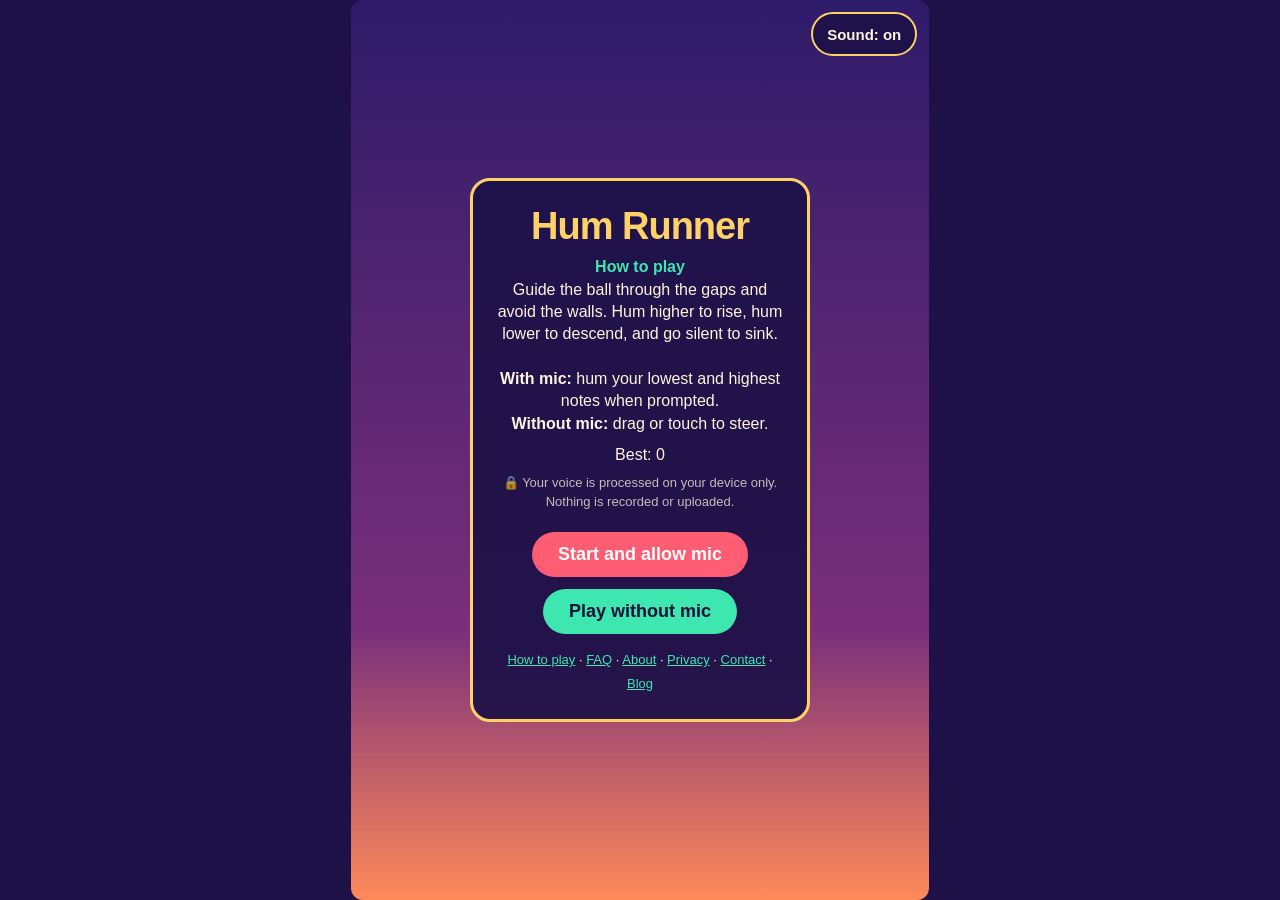
<file: index.html>
<!DOCTYPE html>
<html lang="en">
<head>
<meta charset="utf-8">
<meta name="viewport" content="width=device-width,initial-scale=1,viewport-fit=cover">
<title>Hum Runner</title>
<meta name="description" content="Control the game with your voice. Hum high to climb, hum low to drop.">
<meta name="theme-color" content="#1d1147">
<meta name="apple-mobile-web-app-capable" content="yes">
<meta name="apple-mobile-web-app-status-bar-style" content="black-translucent">
<meta property="og:type" content="website">
<meta property="og:title" content="Hum Runner: play with your voice 🎤">
<meta property="og:description" content="Hum to fly through the gaps. How far can your voice go?">
<meta property="og:url" content="https://hum-runner.netlify.app/">
<meta property="og:image" content="https://hum-runner.netlify.app/og.png">
<meta property="og:image:type" content="image/png">
<meta property="og:image:alt" content="Hum Runner: play with your voice and fly through the gaps.">
<meta property="og:image:width" content="1200">
<meta property="og:image:height" content="630">
<meta name="twitter:card" content="summary_large_image">
<link rel="icon" href="data:image/svg+xml,<svg xmlns=%22http://www.w3.org/2000/svg%22 viewBox=%220 0 100 100%22><text y=%22.9em%22 font-size=%2290%22>🎤</text></svg>">
<link rel="icon" href="./icon-192.png" type="image/png" sizes="192x192">
<link rel="apple-touch-icon" href="./apple-touch-icon.png">
<link rel="manifest" href="./manifest.json">
<style>
:root{--bg:#1d1147;--ink:#fff4e0;--hot:#ff5d73;--sun:#ffd166;--mint:#3ee6b0}
*{box-sizing:border-box}
html,body{height:100%;margin:0;background:var(--bg);color:var(--ink);font-family:"Trebuchet MS","Segoe UI",sans-serif;overflow:hidden;touch-action:none}
#wrap{position:relative;height:100%;display:flex;align-items:center;justify-content:center;padding:env(safe-area-inset-top) 0 env(safe-area-inset-bottom)}
canvas{height:100%;max-height:100vh;aspect-ratio:9/14;max-width:100%;background:linear-gradient(#2d1b69,#7a2f7a 70%,#ff8a5b);border-radius:12px}
#ui{position:absolute;inset:0;display:flex;align-items:center;justify-content:center;padding:20px}
.card{background:rgba(29,17,71,.92);border:3px solid var(--sun);border-radius:20px;padding:24px;max-width:340px;max-height:calc(100dvh - 24px);overflow-y:auto;text-align:center}
h1{margin:0 0 6px;font-size:38px;letter-spacing:-1px;color:var(--sun)}
p{margin:8px 0;line-height:1.45}
.instructions{font-size:16px;line-height:1.4}
.instructions strong{color:var(--mint)}
.small{font-size:13px;opacity:.75}
.card a{color:var(--mint)}
.start-links{margin-top:14px;font-size:13px;line-height:1.8}
.start-links a{white-space:nowrap}
button{margin-top:12px;font:inherit;font-weight:700;font-size:18px;padding:12px 26px;border:0;border-radius:999px;background:var(--hot);color:#fff;cursor:pointer}
button.alt{background:var(--mint);color:#16103a}
button:focus-visible{outline:3px solid var(--sun);outline-offset:3px}
.big{font-size:44px;font-weight:800;color:var(--mint)}
.hide{display:none!important}
#controls{position:absolute;z-index:2;top:max(12px,env(safe-area-inset-top));right:max(12px,calc((100vw - min(100vw, 100vh * 9 / 14)) / 2 + 12px));display:flex;gap:8px}
#controls button{margin:0;min-height:44px;padding:9px 14px;font-size:15px;background:rgba(29,17,71,.9);border:2px solid var(--sun);color:var(--ink)}
#controls button:active{transform:scale(.97)}
@media(max-width:420px){.card{padding:20px;max-width:min(340px,calc(100vw - 32px))}h1{font-size:32px}#controls{right:10px;top:max(10px,env(safe-area-inset-top))}#controls button{padding:8px 10px;font-size:14px}}
@media (prefers-reduced-motion:reduce){*{animation:none!important}}
</style>
</head>
<body>
<div id="wrap">
  <canvas id="c" width="360" height="560"></canvas>
  <div id="ui"><div class="card" id="card"></div></div>
  <div id="controls"><button id="mute" aria-pressed="false">Sound: on</button><button id="pause" class="hide">Pause</button></div>
</div>
<script>
const cv=document.getElementById('c'),ctx=cv.getContext('2d'),card=document.getElementById('card');
const W=360,H=560,BX=90,R=14,TOP=40,BOT=H-40;
let audio,analyser,buf,mode='intro',useTouch=false,muted=false;
let lo=48,hi=72,curMidi=null,rms=0,touchY=H/2,pitchHistory=[],lastFrameMidi=null;
let by=H/2,walls=[],score=0,speed=140,lastGapY=H/2,lastT=0,best=+(localStorage.getItem('hrBest')||0);
const NOTES=['C','C#','D','D#','E','F','F#','G','G#','A','A#','B'];
const noteName=m=>NOTES[Math.round(m)%12]+(Math.floor(Math.round(m)/12)-1);
const muteButton=document.getElementById('mute'),pauseButton=document.getElementById('pause');
function initAudio(){
  if(!audio){const AudioCtx=window.AudioContext||window.webkitAudioContext;if(AudioCtx)audio=new AudioCtx()}
  if(audio&&audio.state==='suspended')audio.resume().catch(()=>{});
}
function sound(freq,duration,type='sine',volume=.045){
  if(muted)return;
  initAudio();if(!audio)return;
  const osc=audio.createOscillator(),gain=audio.createGain(),now=audio.currentTime;
  osc.type=type;osc.frequency.setValueAtTime(freq,now);
  gain.gain.setValueAtTime(.0001,now);gain.gain.exponentialRampToValueAtTime(volume,now+.012);gain.gain.exponentialRampToValueAtTime(.0001,now+duration);
  osc.connect(gain);gain.connect(audio.destination);osc.start(now);osc.stop(now+duration+.02);
}
function updateMute(){muteButton.textContent=muted?'Sound: off':'Sound: on';muteButton.setAttribute('aria-pressed',String(muted))}
muteButton.addEventListener('click',()=>{muted=!muted;updateMute();if(!muted)initAudio()});

/* ---------- screens ---------- */
function show(html){card.innerHTML=html;document.getElementById('ui').classList.remove('hide')}
function hideUI(){document.getElementById('ui').classList.add('hide')}
function intro(){mode='intro';show(`<h1>Hum Runner</h1><p class="instructions"><strong>How to play</strong><br>Guide the ball through the gaps and avoid the walls. Hum higher to rise, hum lower to descend, and go silent to sink.<br><br><b>With mic:</b> hum your lowest and highest notes when prompted.<br><b>Without mic:</b> drag or touch to steer.</p><p>Best: ${best}</p><p class="small">🔒 Your voice is processed on your device only. Nothing is recorded or uploaded.</p><button id="go">Start and allow mic</button><button class="alt" id="touch">Play without mic</button><nav class="start-links" aria-label="More about Hum Runner"><a href="how-to-play.html">How to play</a> · <a href="faq.html">FAQ</a> · <a href="about.html">About</a> · <a href="privacy.html">Privacy</a> · <a href="contact.html">Contact</a> · <a href="blog/index.html">Blog</a></nav>`);
  document.getElementById('go').onclick=startMic;
  document.getElementById('touch').onclick=()=>{initAudio();useTouch=true;play()}}

async function startMic(){
  let stream;
  try{
    initAudio();
    if(!navigator.mediaDevices?.getUserMedia)throw new Error('Microphone access is unavailable.');
    stream=await navigator.mediaDevices.getUserMedia({audio:{echoCancellation:false,noiseSuppression:false,autoGainControl:false}});
    if(!audio)throw new Error('Audio input is unavailable.');
    const src=audio.createMediaStreamSource(stream);
    analyser=audio.createAnalyser();analyser.fftSize=2048;src.connect(analyser);
    buf=new Float32Array(analyser.fftSize);
    calibrate();
  }catch(e){
    if(stream)stream.getTracks().forEach(track=>track.stop());
    const detail=e&&e.name==='NotAllowedError'?'Microphone permission was denied. Allow it in browser settings and try again.':'Could not start the microphone. Check browser permission and use HTTPS or localhost.';
    show(`<h1>Mic unavailable</h1><p>${detail}</p><p>You can still play without a microphone.</p><button id="r">Try again</button><button class="alt" id="t">Play without mic</button>`);
    document.getElementById('r').onclick=startMic;
    document.getElementById('t').onclick=()=>{initAudio();useTouch=true;play()};
  }
}

/* ---------- calibration: low hum, then high hum ---------- */
function calibrate(){
  const got={};
  const step=(label,key,next)=>{
    mode='cal';let left=3,samples=[];
    show(`<h1>${label}</h1><p>Hum steadily for <b id="n">3</b> seconds.</p><div class="big" id="note">--</div>`);
    const tick=setInterval(()=>{left--;document.getElementById('n').textContent=left;
      if(left<=0){clearInterval(tick);clearInterval(poll);
        samples.sort((a,b)=>a-b);
        if(samples.length<8){show(`<h1>Didn't hear you</h1><p>Hum louder and closer to the mic.</p><button id="a">Try again</button>`);document.getElementById('a').onclick=()=>step(label,key,next);return}
        got[key]=samples[Math.floor(samples.length/2)];next()}},1000);
    const poll=setInterval(()=>{const m=detectPitch();if(m!=null){samples.push(m);document.getElementById('note').textContent=noteName(m)}},50);
  };
  step('Hum your lowest note','lo',()=>step('Now hum your highest note','hi',()=>{
    lo=got.lo;hi=got.hi;
    if(hi-lo<4){hi=lo+7}
    lo-=1;hi+=1;play();
  }));
}

/* ---------- pitch detection (autocorrelation) ---------- */
function detectPitch(){
  analyser.getFloatTimeDomainData(buf);
  let e=0;for(let i=0;i<buf.length;i++)e+=buf[i]*buf[i];
  rms=Math.sqrt(e/buf.length);
  if(rms<0.015)return null;
  const sr=audio.sampleRate,minL=Math.floor(sr/1000),maxL=Math.floor(sr/80),c=new Float32Array(maxL+2);
  let max=0;
  for(let l=minL;l<=maxL;l++){let s=0;for(let i=0;i<buf.length-l;i++)s+=buf[i]*buf[i+l];c[l]=s/e;if(c[l]>max)max=c[l]}
  if(max<0.5)return null;
  for(let l=minL+1;l<maxL;l++){
    if(c[l]>=0.85*max&&c[l]>c[l-1]&&c[l]>=c[l+1]){return 69+12*Math.log2((sr/l)/440)}
  }
  return null;
}
function readPitch(){
  const raw=detectPitch();
  if(raw==null){pitchHistory.length=0;lastFrameMidi=null;return null}
  const previous=lastFrameMidi;lastFrameMidi=raw;
  if(previous!=null&&Math.abs(raw-previous)>7)return null;
  pitchHistory.push(raw);if(pitchHistory.length>5)pitchHistory.shift();
  const sorted=[...pitchHistory].sort((a,b)=>a-b);
  return sorted[Math.floor(sorted.length/2)];
}

/* ---------- game ---------- */
function play(){
  mode='play';score=0;speed=140;walls=[];by=H/2;lastGapY=H/2;pitchHistory=[];lastFrameMidi=null;curMidi=null;rms=0;
  pauseButton.classList.remove('hide');
  for(let i=0;i<3;i++)spawn(W+120+i*220);
  hideUI();lastT=performance.now();requestAnimationFrame(loop);
}
function pauseGame(){
  if(mode!=='play')return;
  mode='paused';
  show(`<h1>Paused</h1><p>Take a breath. Your run is safe.</p><button id="resume">Resume</button><button class="alt" id="restart">Restart</button>`);
  document.getElementById('resume').onclick=resumeGame;
  document.getElementById('restart').onclick=play;
}
function resumeGame(){
  if(mode!=='paused')return;
  initAudio();mode='play';hideUI();lastT=performance.now();requestAnimationFrame(loop);
}
function spawn(x){
  const gapH=Math.max(120,190-score*3);
  const lim=190;
  let gy=lastGapY+(Math.random()*2-1)*lim;
  gy=Math.min(BOT-gapH/2,Math.max(TOP+gapH/2,gy));
  lastGapY=gy;walls.push({x,gy,gapH,passed:false});
}
function loop(t){
  if(mode!=='play')return;
  const dt=Math.min(0.05,(t-lastT)/1000);lastT=t;
  // control
  if(useTouch){by+=(touchY-by)*Math.min(1,dt*10)}
  else{
    const m=readPitch();
    if(m!=null){
      curMidi=m;
      const n=Math.min(1,Math.max(0,(m-lo)/(hi-lo)));
      const target=BOT-n*(BOT-TOP);
      by+=(target-by)*Math.min(1,dt*12);
    }else{curMidi=null;by+=130*dt}
  }
  by=Math.min(BOT+R,Math.max(TOP-R,by));
  // world
  speed=Math.min(300,140+score*4);
  for(const w of walls){
    w.x-=speed*dt;
    if(!w.passed&&w.x+26<BX-R){w.passed=true;score++;sound(880,.12,'sine',.035)}
    if(BX+R>w.x&&BX-R<w.x+26&&(by-R<w.gy-w.gapH/2||by+R>w.gy+w.gapH/2))return over();
  }
  if(walls[0].x<-40){walls.shift();spawn(walls[walls.length-1].x+220)}
  draw();requestAnimationFrame(loop);
}
function draw(){
  ctx.clearRect(0,0,W,H);
  // pitch guide
  ctx.strokeStyle='rgba(255,244,224,.12)';ctx.setLineDash([6,10]);
  ctx.beginPath();ctx.moveTo(0,TOP);ctx.lineTo(W,TOP);ctx.moveTo(0,BOT);ctx.lineTo(W,BOT);ctx.stroke();ctx.setLineDash([]);
  for(const w of walls){
    ctx.fillStyle='#ffd166';
    ctx.fillRect(w.x,0,26,w.gy-w.gapH/2);
    ctx.fillRect(w.x,w.gy+w.gapH/2,26,H);
  }
  // trail glow when humming
  ctx.beginPath();ctx.arc(BX,by,R+(curMidi!=null?6:0),0,7);
  ctx.fillStyle=curMidi!=null?'rgba(62,230,176,.35)':'rgba(255,93,115,.25)';ctx.fill();
  ctx.beginPath();ctx.arc(BX,by,R,0,7);ctx.fillStyle='#ff5d73';ctx.fill();
  ctx.lineWidth=3;ctx.strokeStyle='#fff4e0';ctx.stroke();
  ctx.fillStyle='#fff4e0';ctx.font='800 40px Trebuchet MS';ctx.textAlign='center';ctx.fillText(score,W/2,70);
  ctx.font='700 14px Trebuchet MS';ctx.textAlign='left';
  ctx.fillText(useTouch?'Drag to move':(curMidi!=null?`${noteName(curMidi)} · hearing`:'Mic · listening'),12,H-18);
  if(!useTouch){
    const level=Math.min(1,rms/.08);ctx.fillStyle='rgba(255,244,224,.25)';ctx.fillRect(12,H-12,116,6);
    ctx.fillStyle=curMidi!=null?'#3ee6b0':'#ffd166';ctx.fillRect(12,H-12,116*level,6);
  }
}
function title(s){return s<3?'Shy Hummer':s<8?'Bathroom Singer':s<15?'Choir Kid':s<25?'Pitch Wizard':'Vocal Legend'}
function over(){
  mode='over';
  pauseButton.classList.add('hide');sound(115,.32,'triangle',.09);
  if(score>best){best=score;try{localStorage.setItem('hrBest',best)}catch(e){}}
  const t=title(score);
  show(`<h1>Game over</h1><div class="big">${score}</div><p>You are a <b>${t}</b>.<br>Best: ${best}</p><button id="a">Play again</button><button class="alt" id="s">Share score</button><button id="home">Home</button>`);
  document.getElementById('a').onclick=play;
  document.getElementById('home').onclick=()=>{useTouch=false;pitchHistory=[];lastFrameMidi=null;curMidi=null;intro()};
  document.getElementById('s').onclick=()=>{
    const txt=`I passed ${score} gaps in Hum Runner using only my voice 🎤 ${t}. Can you beat me? ${location.href}`;
    if(navigator.share)navigator.share({text:txt}).catch(()=>{});
    else navigator.clipboard.writeText(txt).then(()=>{document.getElementById('s').textContent='Copied!'});
  };
}
pauseButton.addEventListener('click',pauseGame);
document.addEventListener('visibilitychange',()=>{if(document.hidden)pauseGame()});
window.addEventListener('blur',pauseGame);
cv.addEventListener('pointermove',e=>{const r=cv.getBoundingClientRect();touchY=(e.clientY-r.top)/r.height*H});
cv.addEventListener('pointerdown',e=>{const r=cv.getBoundingClientRect();touchY=(e.clientY-r.top)/r.height*H});
intro();
</script>
<!-- Cloudflare Web Analytics --><script type='module' src='https://static.cloudflareinsights.com/beacon.min.js' data-cf-beacon='{"token": "f34d01980d0a4d54a13545ab7c6b1253"}'></script><!-- End Cloudflare Web Analytics -->
</body>
</html>
</file>
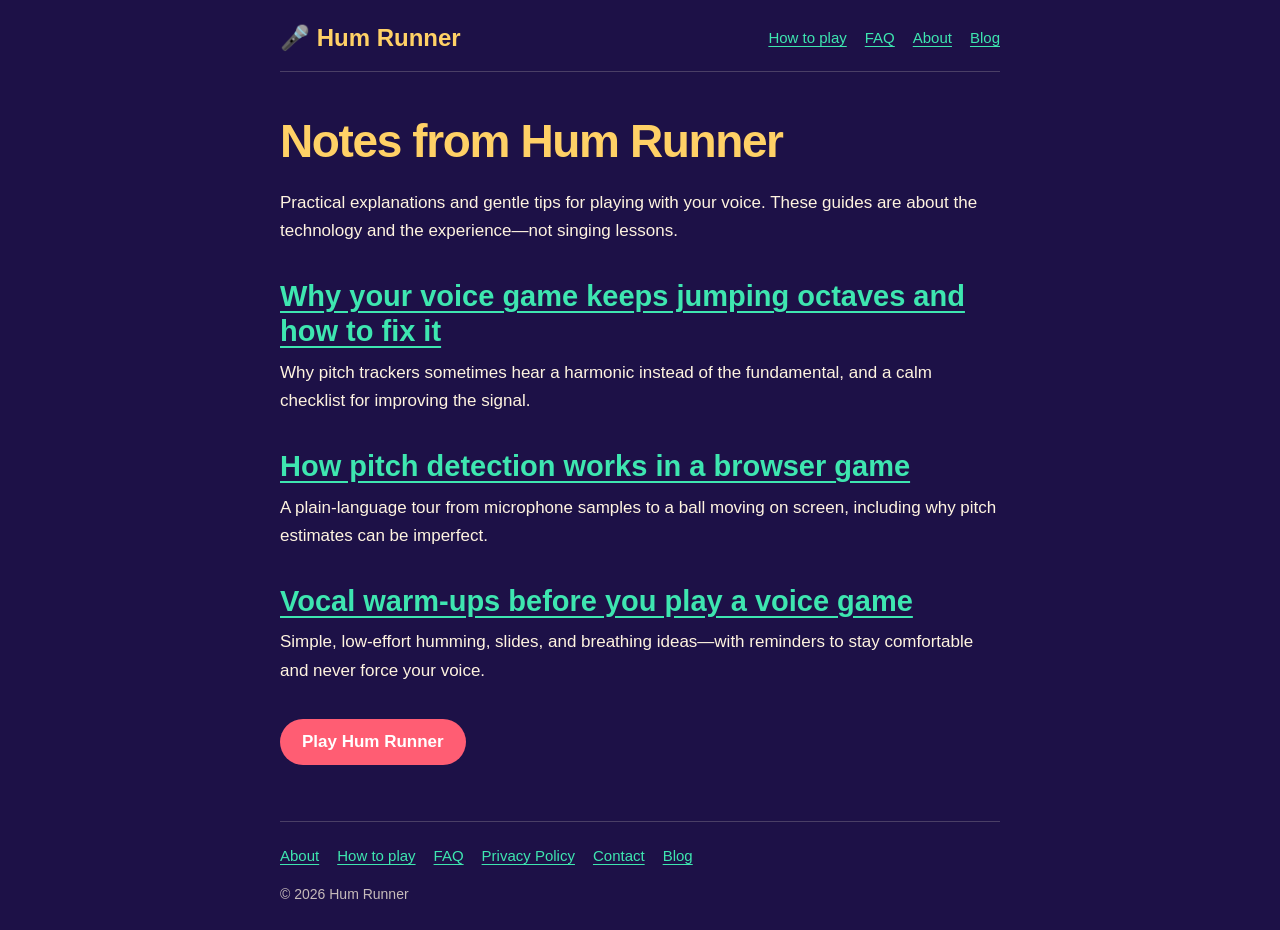
<file: blog/index.html>
<!DOCTYPE html>
<html lang="en">
<head>
  <meta charset="utf-8">
  <meta name="viewport" content="width=device-width, initial-scale=1, viewport-fit=cover">
  <title>Blog | Hum Runner</title>
  <meta name="description" content="Practical notes on voice-controlled games, browser pitch detection, microphone calibration, and gentle vocal warm-ups.">
  <link rel="icon" href="data:image/svg+xml,%3Csvg xmlns='http://www.w3.org/2000/svg' viewBox='0 0 100 100'%3E%3Ctext y='.9em' font-size='90'%3E%F0%9F%8E%A4%3C/text%3E%3C/svg%3E">
  <link rel="stylesheet" href="../style.css">
</head>
<body>
  <header class="site-header">
    <div class="header-row">
      <a class="logo" href="/" aria-label="Hum Runner home">🎤 Hum Runner</a>
      <nav class="primary-nav" aria-label="Main navigation">
        <a href="../how-to-play.html">How to play</a>
        <a href="../faq.html">FAQ</a>
        <a href="../about.html">About</a>
        <a href="index.html" aria-current="page">Blog</a>
      </nav>
    </div>
  </header>

  <main>
    <h1>Notes from Hum Runner</h1>
    <p>Practical explanations and gentle tips for playing with your voice. These guides are about the technology and the experience—not singing lessons.</p>

    <article>
      <h2><a href="octave-errors.html">Why your voice game keeps jumping octaves and how to fix it</a></h2>
      <p>Why pitch trackers sometimes hear a harmonic instead of the fundamental, and a calm checklist for improving the signal.</p>
    </article>

    <article>
      <h2><a href="browser-pitch-detection.html">How pitch detection works in a browser game</a></h2>
      <p>A plain-language tour from microphone samples to a ball moving on screen, including why pitch estimates can be imperfect.</p>
    </article>

    <article>
      <h2><a href="vocal-warmups.html">Vocal warm-ups before you play a voice game</a></h2>
      <p>Simple, low-effort humming, slides, and breathing ideas—with reminders to stay comfortable and never force your voice.</p>
    </article>

    <a class="button" href="/">Play Hum Runner</a>
  </main>

  <footer class="site-footer">
    <nav class="footer-nav" aria-label="Footer navigation">
      <a href="../about.html">About</a>
      <a href="../how-to-play.html">How to play</a>
      <a href="../faq.html">FAQ</a>
      <a href="../privacy.html">Privacy Policy</a>
      <a href="../contact.html">Contact</a>
      <a href="index.html" aria-current="page">Blog</a>
    </nav>
    <p>© 2026 Hum Runner</p>
  </footer>
  <!-- Cloudflare Web Analytics --><script type='module' src='https://static.cloudflareinsights.com/beacon.min.js' data-cf-beacon='{"token": "f34d01980d0a4d54a13545ab7c6b1253"}'></script><!-- End Cloudflare Web Analytics -->
</body>
</html>
</file>
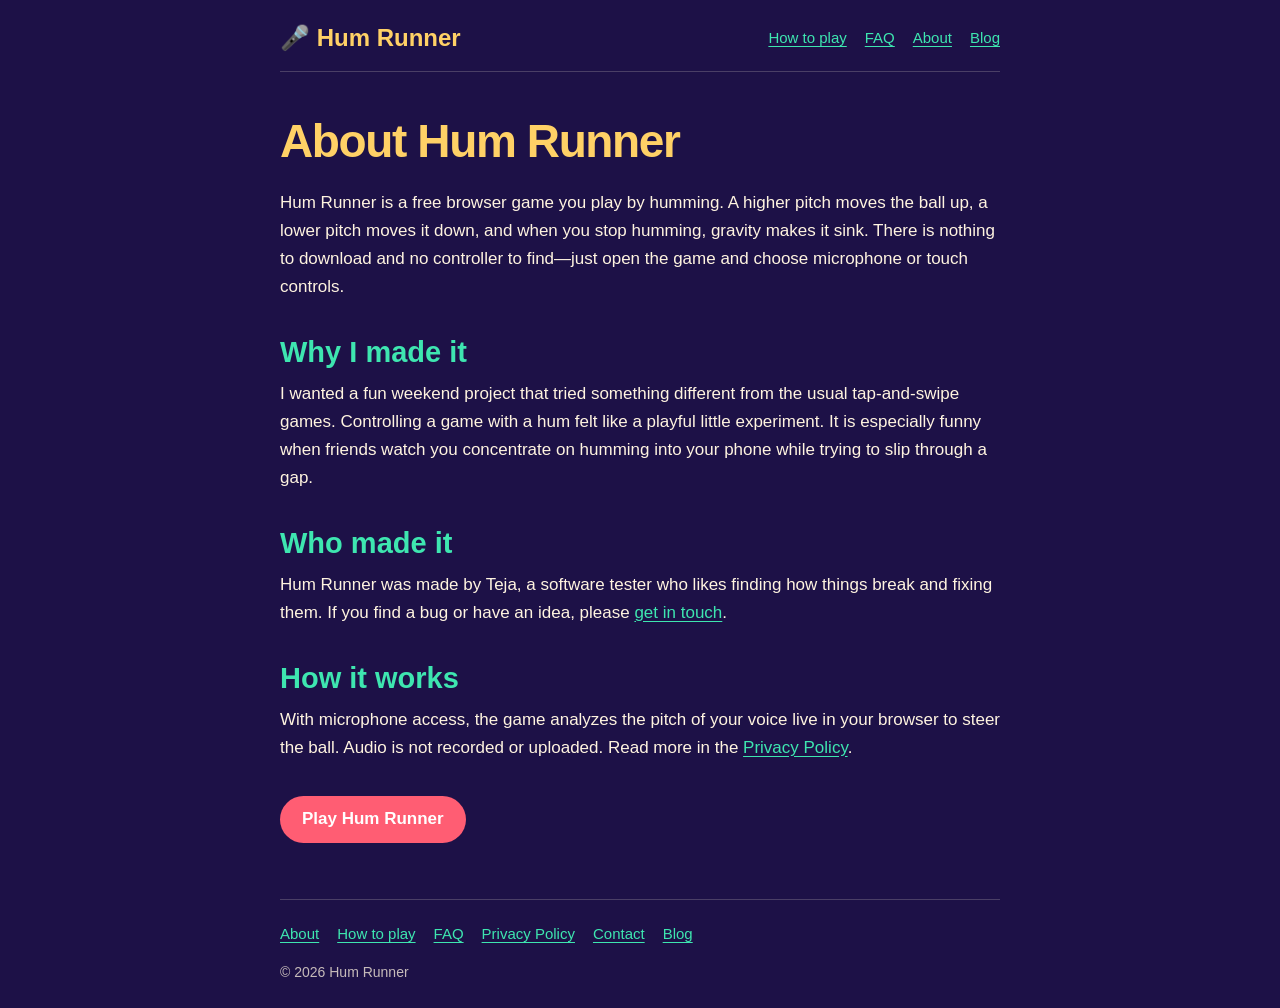
<file: about.html>
<!DOCTYPE html>
<html lang="en">
<head>
  <meta charset="utf-8">
  <meta name="viewport" content="width=device-width, initial-scale=1, viewport-fit=cover">
  <title>About | Hum Runner</title>
  <meta name="description" content="Learn about Hum Runner, a free browser game controlled by the pitch of your voice.">
  <link rel="icon" href="data:image/svg+xml,%3Csvg xmlns='http://www.w3.org/2000/svg' viewBox='0 0 100 100'%3E%3Ctext y='.9em' font-size='90'%3E%F0%9F%8E%A4%3C/text%3E%3C/svg%3E">
  <link rel="stylesheet" href="style.css">
</head>
<body>
  <header class="site-header">
    <div class="header-row">
      <a class="logo" href="/" aria-label="Hum Runner home">🎤 Hum Runner</a>
      <nav class="primary-nav" aria-label="Main navigation">
        <a href="how-to-play.html">How to play</a>
        <a href="faq.html">FAQ</a>
        <a href="about.html" aria-current="page">About</a>
        <a href="blog/index.html">Blog</a>
      </nav>
    </div>
  </header>

  <main>
    <h1>About Hum Runner</h1>
    <p>Hum Runner is a free browser game you play by humming. A higher pitch moves the ball up, a lower pitch moves it down, and when you stop humming, gravity makes it sink. There is nothing to download and no controller to find—just open the game and choose microphone or touch controls.</p>

    <h2>Why I made it</h2>
    <p>I wanted a fun weekend project that tried something different from the usual tap-and-swipe games. Controlling a game with a hum felt like a playful little experiment. It is especially funny when friends watch you concentrate on humming into your phone while trying to slip through a gap.</p>

    <h2>Who made it</h2>
    <p>Hum Runner was made by Teja, a software tester who likes finding how things break and fixing them. If you find a bug or have an idea, please <a href="contact.html">get in touch</a>.</p>

    <h2>How it works</h2>
    <p>With microphone access, the game analyzes the pitch of your voice live in your browser to steer the ball. Audio is not recorded or uploaded. Read more in the <a href="privacy.html">Privacy Policy</a>.</p>
    <a class="button" href="/">Play Hum Runner</a>
  </main>

  <footer class="site-footer">
    <nav class="footer-nav" aria-label="Footer navigation">
      <a href="about.html">About</a>
      <a href="how-to-play.html">How to play</a>
      <a href="faq.html">FAQ</a>
      <a href="privacy.html">Privacy Policy</a>
      <a href="contact.html">Contact</a>
      <a href="blog/index.html">Blog</a>
    </nav>
    <p>© 2026 Hum Runner</p>
  </footer>
  <!-- Cloudflare Web Analytics --><script type='module' src='https://static.cloudflareinsights.com/beacon.min.js' data-cf-beacon='{"token": "f34d01980d0a4d54a13545ab7c6b1253"}'></script><!-- End Cloudflare Web Analytics -->
</body>
</html>
</file>
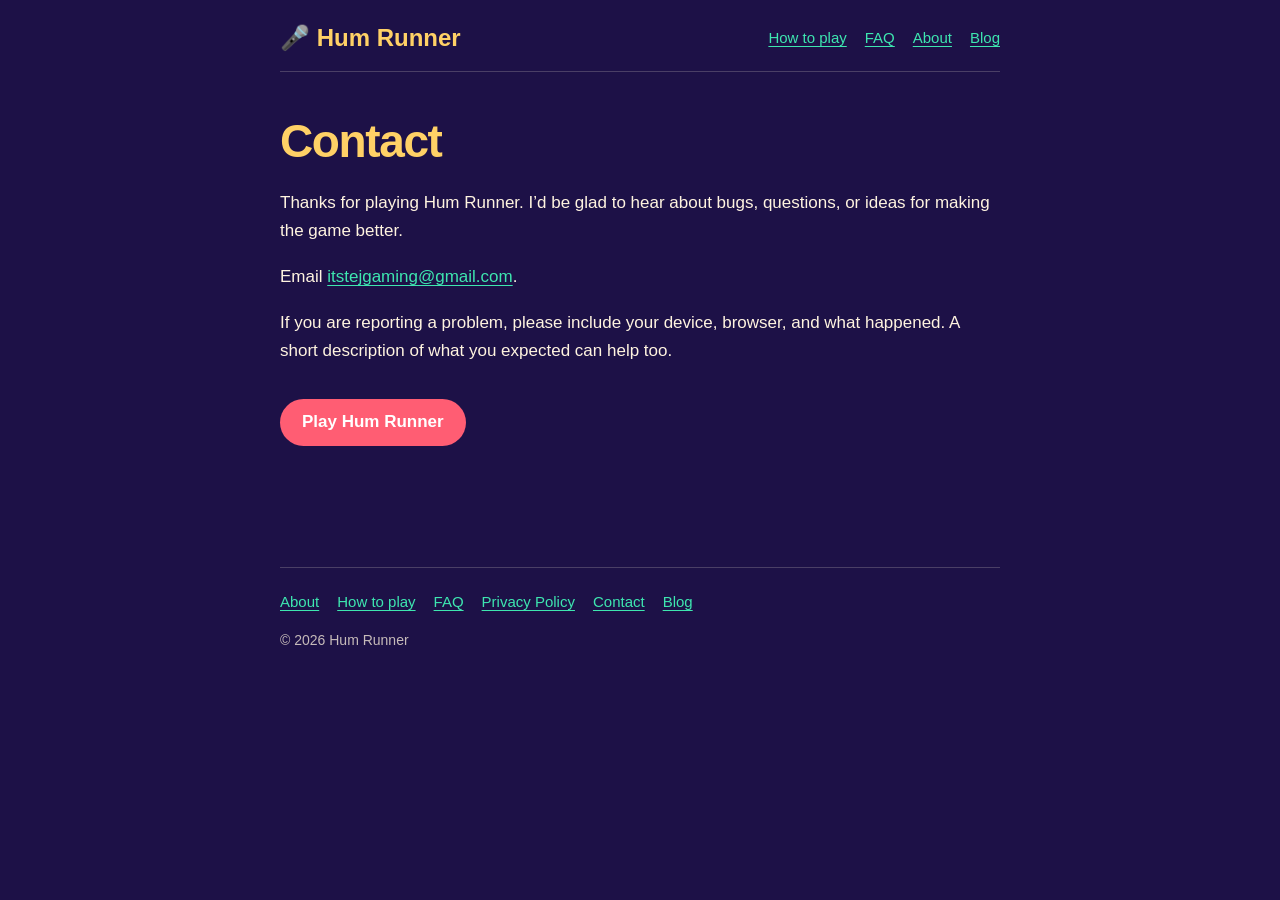
<file: contact.html>
<!DOCTYPE html>
<html lang="en">
<head>
  <meta charset="utf-8">
  <meta name="viewport" content="width=device-width, initial-scale=1, viewport-fit=cover">
  <title>Contact | Hum Runner</title>
  <meta name="description" content="Contact Teja about Hum Runner, report a problem, or share an idea for the game.">
  <link rel="icon" href="data:image/svg+xml,%3Csvg xmlns='http://www.w3.org/2000/svg' viewBox='0 0 100 100'%3E%3Ctext y='.9em' font-size='90'%3E%F0%9F%8E%A4%3C/text%3E%3C/svg%3E">
  <link rel="stylesheet" href="style.css">
</head>
<body>
  <header class="site-header">
    <div class="header-row">
      <a class="logo" href="/" aria-label="Hum Runner home">🎤 Hum Runner</a>
      <nav class="primary-nav" aria-label="Main navigation">
        <a href="how-to-play.html">How to play</a>
        <a href="faq.html">FAQ</a>
        <a href="about.html">About</a>
        <a href="blog/index.html">Blog</a>
      </nav>
    </div>
  </header>

  <main>
    <h1>Contact</h1>
    <p>Thanks for playing Hum Runner. I’d be glad to hear about bugs, questions, or ideas for making the game better.</p>
    <p>Email <a href="mailto:itstejgaming@gmail.com">itstejgaming@gmail.com</a>.</p>
    <p>If you are reporting a problem, please include your device, browser, and what happened. A short description of what you expected can help too.</p>
    <a class="button" href="/">Play Hum Runner</a>
  </main>

  <footer class="site-footer">
    <nav class="footer-nav" aria-label="Footer navigation">
      <a href="about.html">About</a>
      <a href="how-to-play.html">How to play</a>
      <a href="faq.html">FAQ</a>
      <a href="privacy.html">Privacy Policy</a>
      <a href="contact.html">Contact</a>
      <a href="blog/index.html">Blog</a>
    </nav>
    <p>© 2026 Hum Runner</p>
  </footer>
  <!-- Cloudflare Web Analytics --><script type='module' src='https://static.cloudflareinsights.com/beacon.min.js' data-cf-beacon='{"token": "f34d01980d0a4d54a13545ab7c6b1253"}'></script><!-- End Cloudflare Web Analytics -->
</body>
</html>
</file>
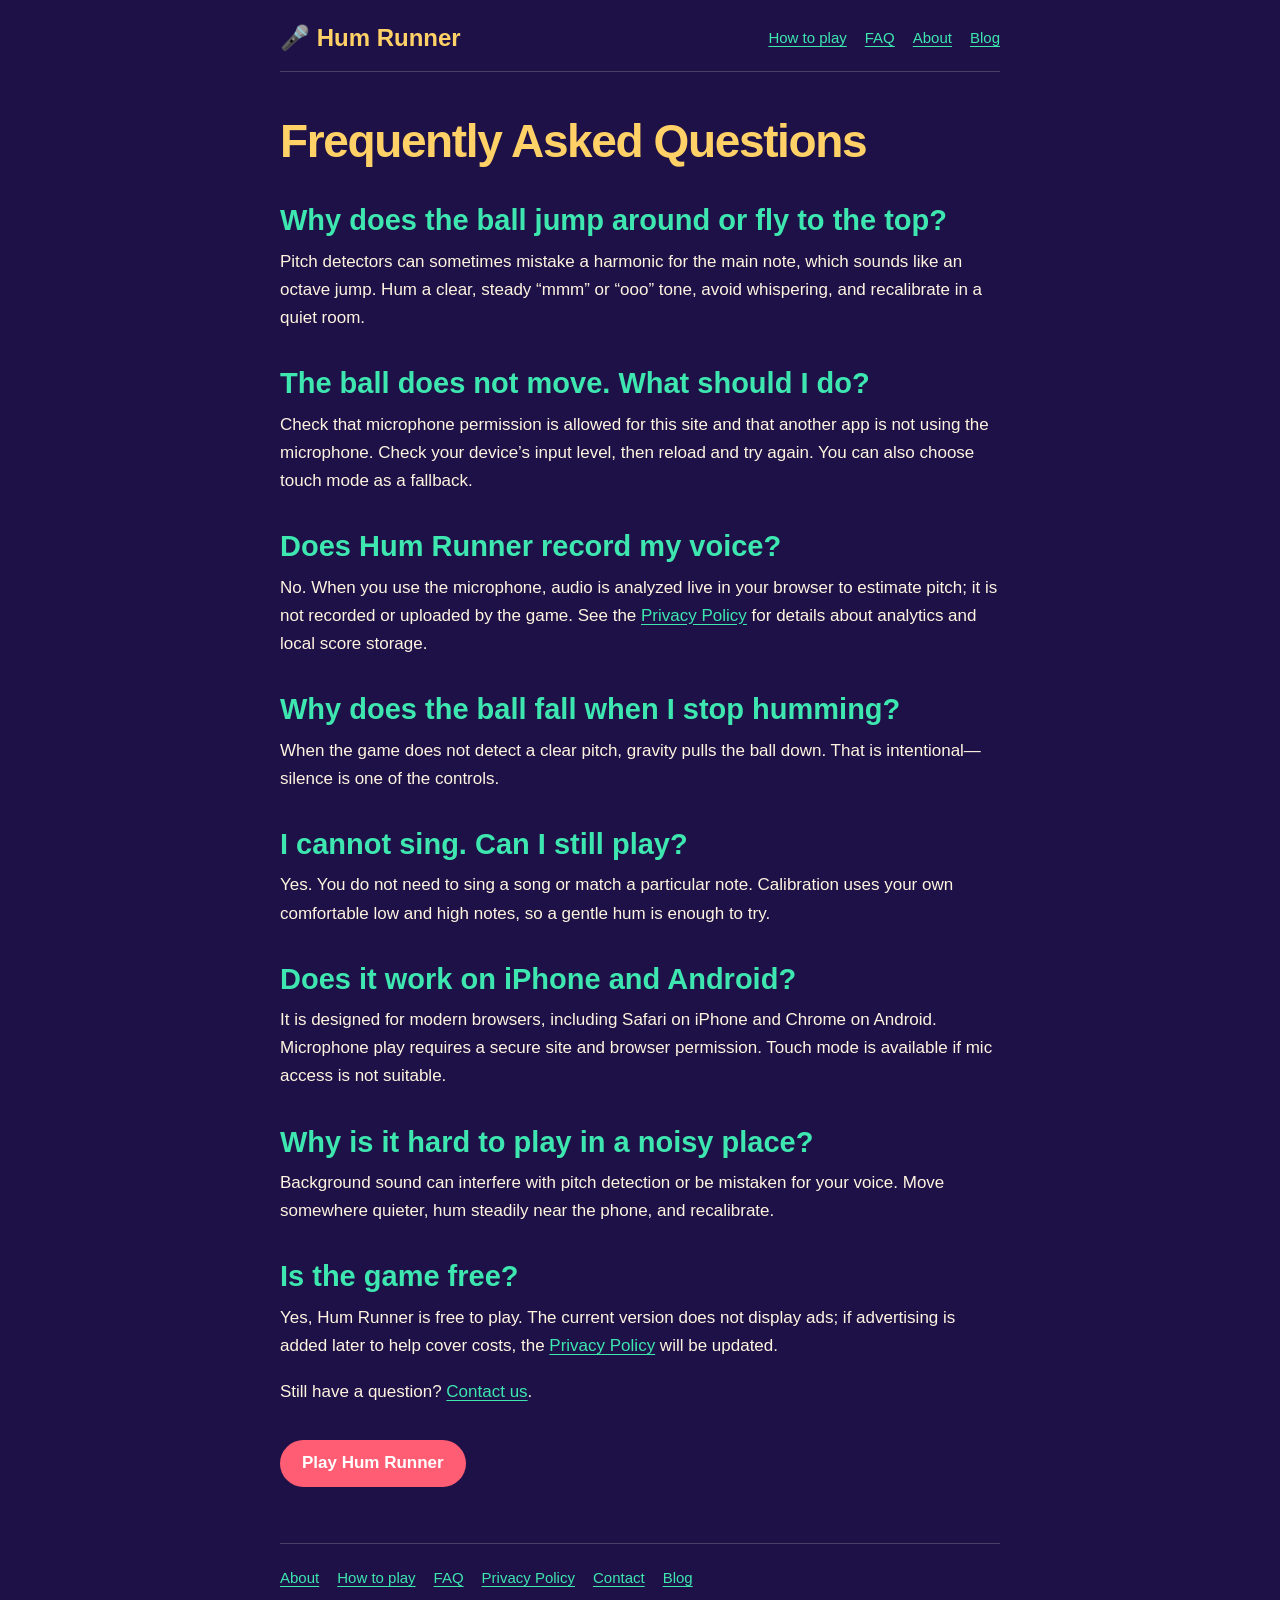
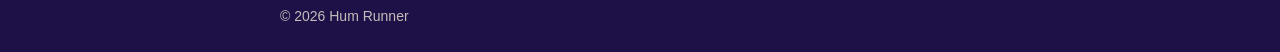
<file: faq.html>
<!DOCTYPE html>
<html lang="en">
<head>
  <meta charset="utf-8">
  <meta name="viewport" content="width=device-width, initial-scale=1, viewport-fit=cover">
  <title>FAQ | Hum Runner</title>
  <meta name="description" content="Troubleshoot pitch jumps, microphone access, calibration, and other common questions about Hum Runner.">
  <link rel="icon" href="data:image/svg+xml,%3Csvg xmlns='http://www.w3.org/2000/svg' viewBox='0 0 100 100'%3E%3Ctext y='.9em' font-size='90'%3E%F0%9F%8E%A4%3C/text%3E%3C/svg%3E">
  <link rel="stylesheet" href="style.css">
</head>
<body>
  <header class="site-header">
    <div class="header-row">
      <a class="logo" href="/" aria-label="Hum Runner home">🎤 Hum Runner</a>
      <nav class="primary-nav" aria-label="Main navigation">
        <a href="how-to-play.html">How to play</a>
        <a href="faq.html" aria-current="page">FAQ</a>
        <a href="about.html">About</a>
        <a href="blog/index.html">Blog</a>
      </nav>
    </div>
  </header>

  <main>
    <h1>Frequently Asked Questions</h1>

    <h2>Why does the ball jump around or fly to the top?</h2>
    <p>Pitch detectors can sometimes mistake a harmonic for the main note, which sounds like an octave jump. Hum a clear, steady “mmm” or “ooo” tone, avoid whispering, and recalibrate in a quiet room.</p>

    <h2>The ball does not move. What should I do?</h2>
    <p>Check that microphone permission is allowed for this site and that another app is not using the microphone. Check your device’s input level, then reload and try again. You can also choose touch mode as a fallback.</p>

    <h2>Does Hum Runner record my voice?</h2>
    <p>No. When you use the microphone, audio is analyzed live in your browser to estimate pitch; it is not recorded or uploaded by the game. See the <a href="privacy.html">Privacy Policy</a> for details about analytics and local score storage.</p>

    <h2>Why does the ball fall when I stop humming?</h2>
    <p>When the game does not detect a clear pitch, gravity pulls the ball down. That is intentional—silence is one of the controls.</p>

    <h2>I cannot sing. Can I still play?</h2>
    <p>Yes. You do not need to sing a song or match a particular note. Calibration uses your own comfortable low and high notes, so a gentle hum is enough to try.</p>

    <h2>Does it work on iPhone and Android?</h2>
    <p>It is designed for modern browsers, including Safari on iPhone and Chrome on Android. Microphone play requires a secure site and browser permission. Touch mode is available if mic access is not suitable.</p>

    <h2>Why is it hard to play in a noisy place?</h2>
    <p>Background sound can interfere with pitch detection or be mistaken for your voice. Move somewhere quieter, hum steadily near the phone, and recalibrate.</p>

    <h2>Is the game free?</h2>
    <p>Yes, Hum Runner is free to play. The current version does not display ads; if advertising is added later to help cover costs, the <a href="privacy.html">Privacy Policy</a> will be updated.</p>

    <p>Still have a question? <a href="contact.html">Contact us</a>.</p>
    <a class="button" href="/">Play Hum Runner</a>
  </main>

  <footer class="site-footer">
    <nav class="footer-nav" aria-label="Footer navigation">
      <a href="about.html">About</a>
      <a href="how-to-play.html">How to play</a>
      <a href="faq.html">FAQ</a>
      <a href="privacy.html">Privacy Policy</a>
      <a href="contact.html">Contact</a>
      <a href="blog/index.html">Blog</a>
    </nav>
    <p>© 2026 Hum Runner</p>
  </footer>
  <!-- Cloudflare Web Analytics --><script type='module' src='https://static.cloudflareinsights.com/beacon.min.js' data-cf-beacon='{"token": "f34d01980d0a4d54a13545ab7c6b1253"}'></script><!-- End Cloudflare Web Analytics -->
</body>
</html>
</file>
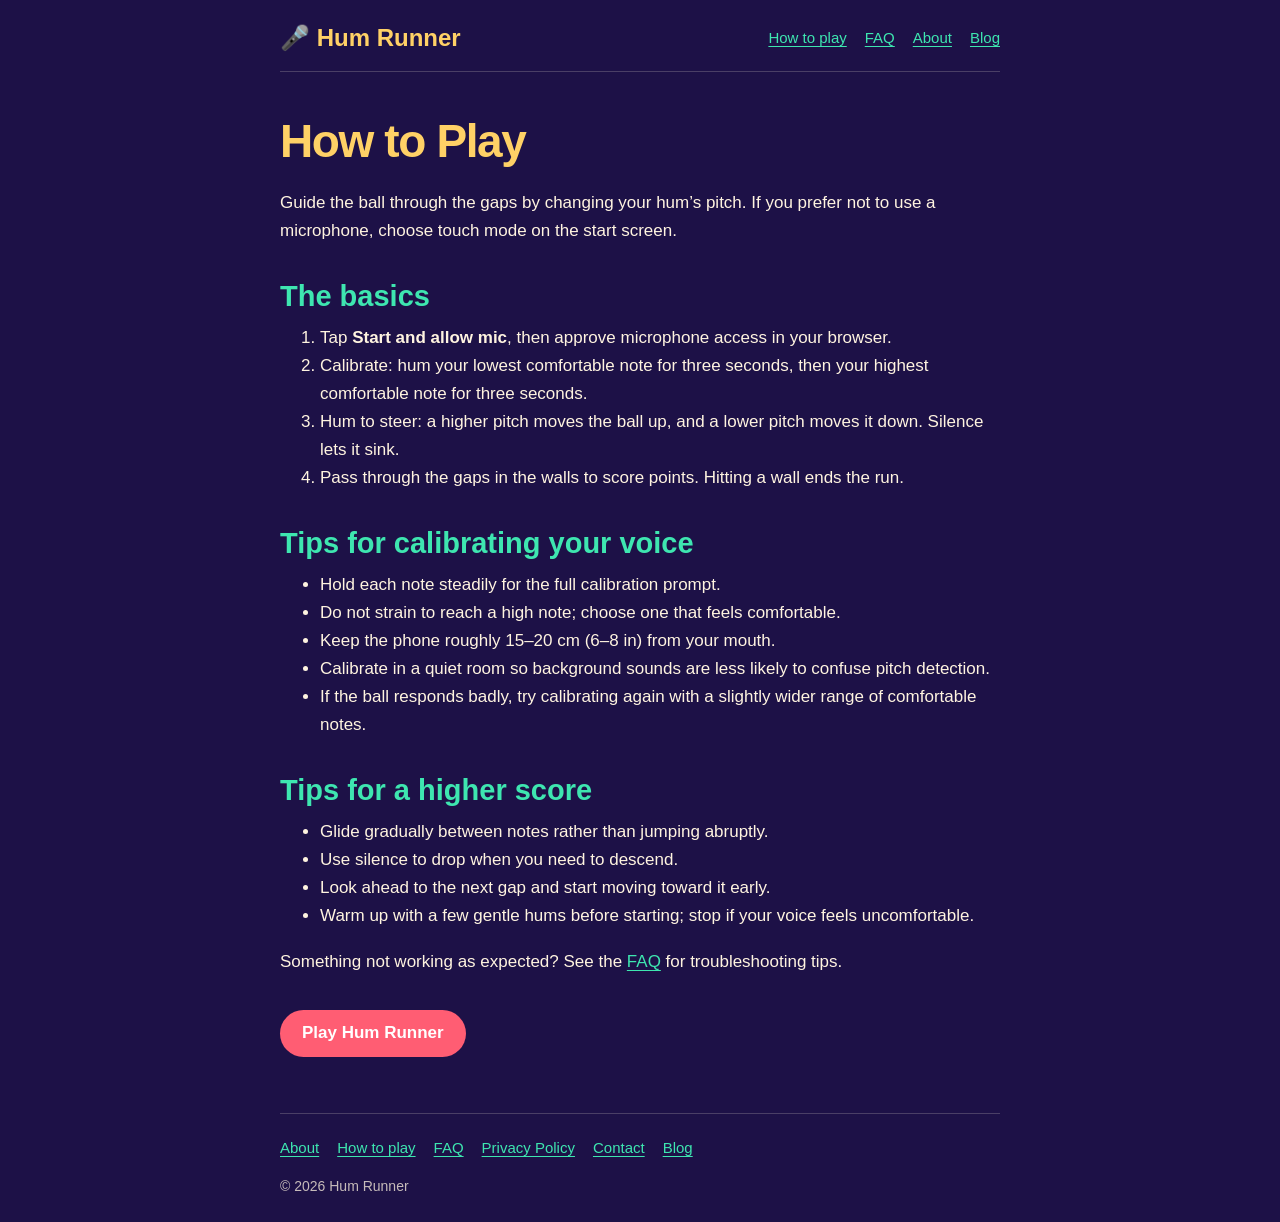
<file: how-to-play.html>
<!DOCTYPE html>
<html lang="en">
<head>
  <meta charset="utf-8">
  <meta name="viewport" content="width=device-width, initial-scale=1, viewport-fit=cover">
  <title>How to Play | Hum Runner</title>
  <meta name="description" content="Learn the voice controls, calibrate comfortably, and pick up practical tips for a better Hum Runner run.">
  <link rel="icon" href="data:image/svg+xml,%3Csvg xmlns='http://www.w3.org/2000/svg' viewBox='0 0 100 100'%3E%3Ctext y='.9em' font-size='90'%3E%F0%9F%8E%A4%3C/text%3E%3C/svg%3E">
  <link rel="stylesheet" href="style.css">
</head>
<body>
  <header class="site-header">
    <div class="header-row">
      <a class="logo" href="/" aria-label="Hum Runner home">🎤 Hum Runner</a>
      <nav class="primary-nav" aria-label="Main navigation">
        <a href="how-to-play.html" aria-current="page">How to play</a>
        <a href="faq.html">FAQ</a>
        <a href="about.html">About</a>
        <a href="blog/index.html">Blog</a>
      </nav>
    </div>
  </header>

  <main>
    <h1>How to Play</h1>
    <p>Guide the ball through the gaps by changing your hum’s pitch. If you prefer not to use a microphone, choose touch mode on the start screen.</p>

    <h2>The basics</h2>
    <ol>
      <li>Tap <strong>Start and allow mic</strong>, then approve microphone access in your browser.</li>
      <li>Calibrate: hum your lowest comfortable note for three seconds, then your highest comfortable note for three seconds.</li>
      <li>Hum to steer: a higher pitch moves the ball up, and a lower pitch moves it down. Silence lets it sink.</li>
      <li>Pass through the gaps in the walls to score points. Hitting a wall ends the run.</li>
    </ol>

    <h2>Tips for calibrating your voice</h2>
    <ul>
      <li>Hold each note steadily for the full calibration prompt.</li>
      <li>Do not strain to reach a high note; choose one that feels comfortable.</li>
      <li>Keep the phone roughly 15–20 cm (6–8 in) from your mouth.</li>
      <li>Calibrate in a quiet room so background sounds are less likely to confuse pitch detection.</li>
      <li>If the ball responds badly, try calibrating again with a slightly wider range of comfortable notes.</li>
    </ul>

    <h2>Tips for a higher score</h2>
    <ul>
      <li>Glide gradually between notes rather than jumping abruptly.</li>
      <li>Use silence to drop when you need to descend.</li>
      <li>Look ahead to the next gap and start moving toward it early.</li>
      <li>Warm up with a few gentle hums before starting; stop if your voice feels uncomfortable.</li>
    </ul>

    <p>Something not working as expected? See the <a href="faq.html">FAQ</a> for troubleshooting tips.</p>
    <a class="button" href="/">Play Hum Runner</a>
  </main>

  <footer class="site-footer">
    <nav class="footer-nav" aria-label="Footer navigation">
      <a href="about.html">About</a>
      <a href="how-to-play.html">How to play</a>
      <a href="faq.html">FAQ</a>
      <a href="privacy.html">Privacy Policy</a>
      <a href="contact.html">Contact</a>
      <a href="blog/index.html">Blog</a>
    </nav>
    <p>© 2026 Hum Runner</p>
  </footer>
  <!-- Cloudflare Web Analytics --><script type='module' src='https://static.cloudflareinsights.com/beacon.min.js' data-cf-beacon='{"token": "f34d01980d0a4d54a13545ab7c6b1253"}'></script><!-- End Cloudflare Web Analytics -->
</body>
</html>
</file>
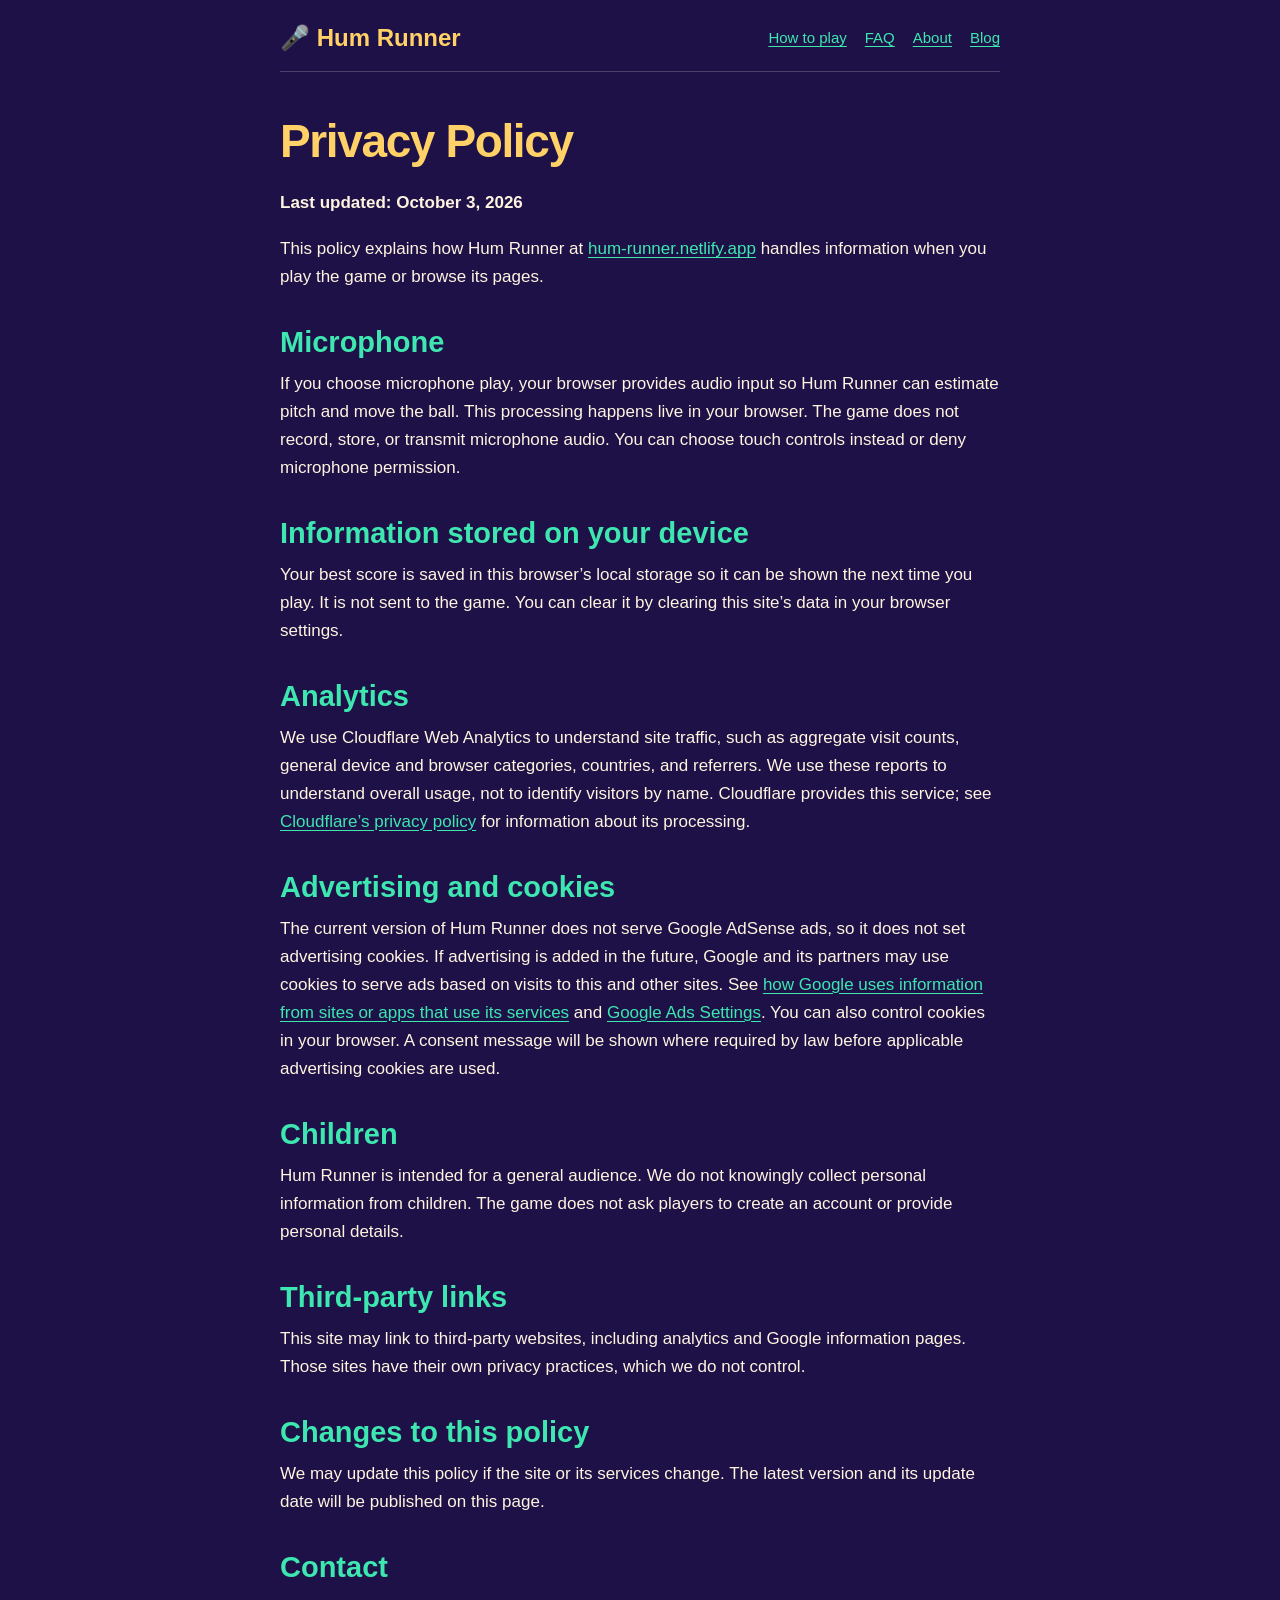
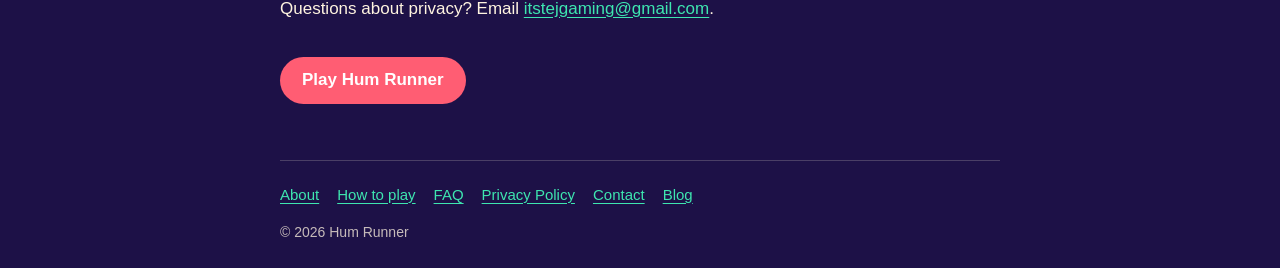
<file: privacy.html>
<!DOCTYPE html>
<html lang="en">
<head>
  <meta charset="utf-8">
  <meta name="viewport" content="width=device-width, initial-scale=1, viewport-fit=cover">
  <title>Privacy Policy | Hum Runner</title>
  <meta name="description" content="Read how Hum Runner handles microphone audio, local scores, analytics, cookies, and links to other sites.">
  <link rel="icon" href="data:image/svg+xml,%3Csvg xmlns='http://www.w3.org/2000/svg' viewBox='0 0 100 100'%3E%3Ctext y='.9em' font-size='90'%3E%F0%9F%8E%A4%3C/text%3E%3C/svg%3E">
  <link rel="stylesheet" href="style.css">
</head>
<body>
  <header class="site-header">
    <div class="header-row">
      <a class="logo" href="/" aria-label="Hum Runner home">🎤 Hum Runner</a>
      <nav class="primary-nav" aria-label="Main navigation">
        <a href="how-to-play.html">How to play</a>
        <a href="faq.html">FAQ</a>
        <a href="about.html">About</a>
        <a href="blog/index.html">Blog</a>
      </nav>
    </div>
  </header>

  <main>
    <h1>Privacy Policy</h1>
    <p><strong>Last updated: October 3, 2026</strong></p>
    <p>This policy explains how Hum Runner at <a href="https://hum-runner.netlify.app/">hum-runner.netlify.app</a> handles information when you play the game or browse its pages.</p>

    <h2>Microphone</h2>
    <p>If you choose microphone play, your browser provides audio input so Hum Runner can estimate pitch and move the ball. This processing happens live in your browser. The game does not record, store, or transmit microphone audio. You can choose touch controls instead or deny microphone permission.</p>

    <h2>Information stored on your device</h2>
    <p>Your best score is saved in this browser’s local storage so it can be shown the next time you play. It is not sent to the game. You can clear it by clearing this site’s data in your browser settings.</p>

    <h2>Analytics</h2>
    <p>We use Cloudflare Web Analytics to understand site traffic, such as aggregate visit counts, general device and browser categories, countries, and referrers. We use these reports to understand overall usage, not to identify visitors by name. Cloudflare provides this service; see <a href="https://www.cloudflare.com/privacypolicy/">Cloudflare’s privacy policy</a> for information about its processing.</p>

    <h2>Advertising and cookies</h2>
    <p>The current version of Hum Runner does not serve Google AdSense ads, so it does not set advertising cookies. If advertising is added in the future, Google and its partners may use cookies to serve ads based on visits to this and other sites. See <a href="https://policies.google.com/technologies/partner-sites">how Google uses information from sites or apps that use its services</a> and <a href="https://adssettings.google.com/">Google Ads Settings</a>. You can also control cookies in your browser. A consent message will be shown where required by law before applicable advertising cookies are used.</p>

    <h2>Children</h2>
    <p>Hum Runner is intended for a general audience. We do not knowingly collect personal information from children. The game does not ask players to create an account or provide personal details.</p>

    <h2>Third-party links</h2>
    <p>This site may link to third-party websites, including analytics and Google information pages. Those sites have their own privacy practices, which we do not control.</p>

    <h2>Changes to this policy</h2>
    <p>We may update this policy if the site or its services change. The latest version and its update date will be published on this page.</p>

    <h2>Contact</h2>
    <p>Questions about privacy? Email <a href="mailto:itstejgaming@gmail.com">itstejgaming@gmail.com</a>.</p>
    <a class="button" href="/">Play Hum Runner</a>
  </main>

  <footer class="site-footer">
    <nav class="footer-nav" aria-label="Footer navigation">
      <a href="about.html">About</a>
      <a href="how-to-play.html">How to play</a>
      <a href="faq.html">FAQ</a>
      <a href="privacy.html" aria-current="page">Privacy Policy</a>
      <a href="contact.html">Contact</a>
      <a href="blog/index.html">Blog</a>
    </nav>
    <p>© 2026 Hum Runner</p>
  </footer>
  <!-- Cloudflare Web Analytics --><script type='module' src='https://static.cloudflareinsights.com/beacon.min.js' data-cf-beacon='{"token": "f34d01980d0a4d54a13545ab7c6b1253"}'></script><!-- End Cloudflare Web Analytics -->
</body>
</html>
</file>
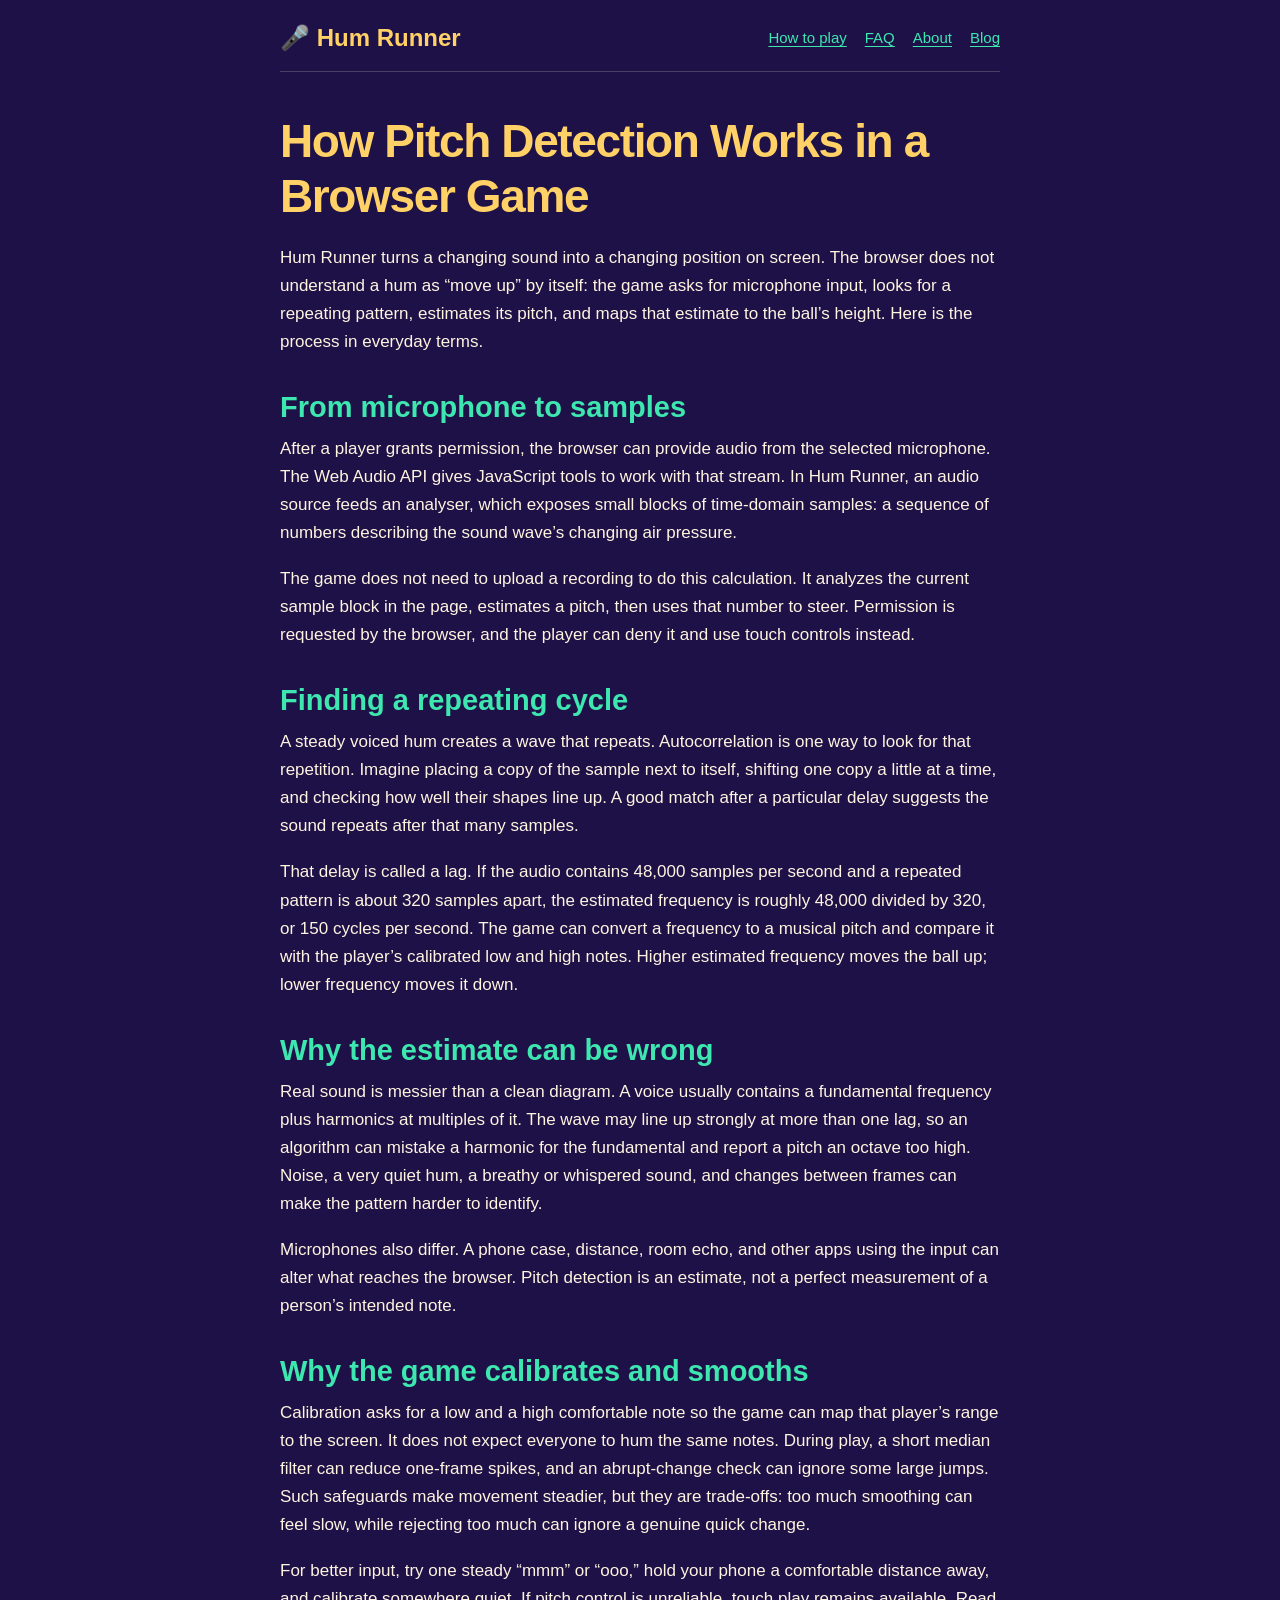
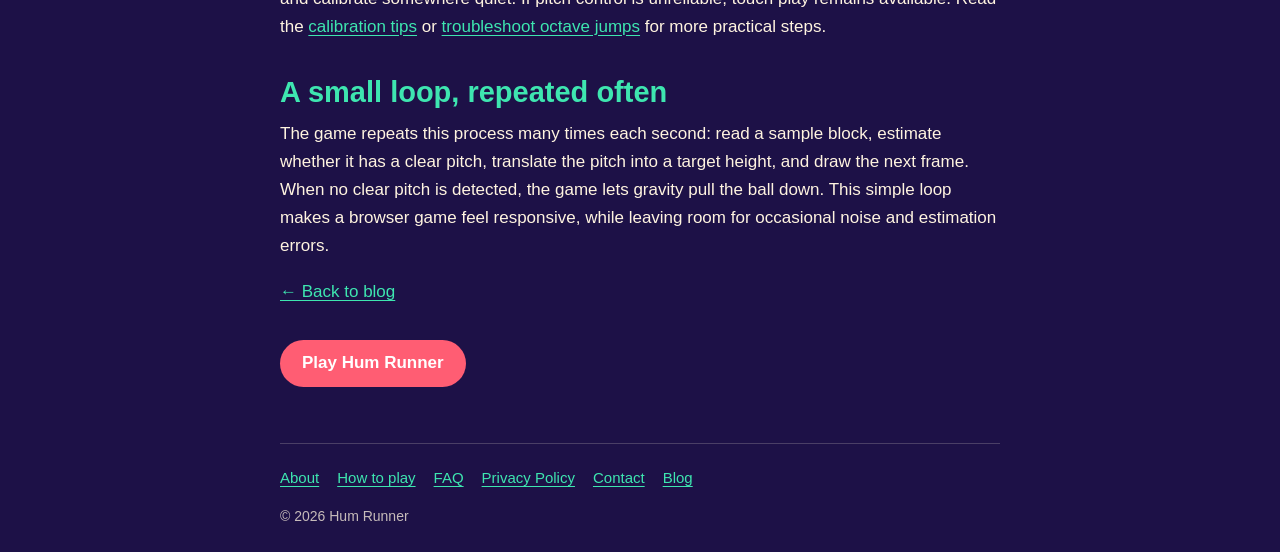
<file: blog/browser-pitch-detection.html>
<!DOCTYPE html>
<html lang="en">
<head>
  <meta charset="utf-8">
  <meta name="viewport" content="width=device-width, initial-scale=1, viewport-fit=cover">
  <title>How Browser Pitch Detection Works | Hum Runner</title>
  <meta name="description" content="A plain-language explanation of microphone input, the Web Audio API, autocorrelation, and pitch-estimation errors in browser games.">
  <link rel="icon" href="data:image/svg+xml,%3Csvg xmlns='http://www.w3.org/2000/svg' viewBox='0 0 100 100'%3E%3Ctext y='.9em' font-size='90'%3E%F0%9F%8E%A4%3C/text%3E%3C/svg%3E">
  <link rel="stylesheet" href="../style.css">
</head>
<body>
  <header class="site-header">
    <div class="header-row">
      <a class="logo" href="/" aria-label="Hum Runner home">🎤 Hum Runner</a>
      <nav class="primary-nav" aria-label="Main navigation">
        <a href="../how-to-play.html">How to play</a>
        <a href="../faq.html">FAQ</a>
        <a href="../about.html">About</a>
        <a href="index.html" aria-current="page">Blog</a>
      </nav>
    </div>
  </header>

  <main>
    <article>
      <h1>How Pitch Detection Works in a Browser Game</h1>
      <p>Hum Runner turns a changing sound into a changing position on screen. The browser does not understand a hum as “move up” by itself: the game asks for microphone input, looks for a repeating pattern, estimates its pitch, and maps that estimate to the ball’s height. Here is the process in everyday terms.</p>

      <h2>From microphone to samples</h2>
      <p>After a player grants permission, the browser can provide audio from the selected microphone. The Web Audio API gives JavaScript tools to work with that stream. In Hum Runner, an audio source feeds an analyser, which exposes small blocks of time-domain samples: a sequence of numbers describing the sound wave’s changing air pressure.</p>
      <p>The game does not need to upload a recording to do this calculation. It analyzes the current sample block in the page, estimates a pitch, then uses that number to steer. Permission is requested by the browser, and the player can deny it and use touch controls instead.</p>

      <h2>Finding a repeating cycle</h2>
      <p>A steady voiced hum creates a wave that repeats. Autocorrelation is one way to look for that repetition. Imagine placing a copy of the sample next to itself, shifting one copy a little at a time, and checking how well their shapes line up. A good match after a particular delay suggests the sound repeats after that many samples.</p>
      <p>That delay is called a lag. If the audio contains 48,000 samples per second and a repeated pattern is about 320 samples apart, the estimated frequency is roughly 48,000 divided by 320, or 150 cycles per second. The game can convert a frequency to a musical pitch and compare it with the player’s calibrated low and high notes. Higher estimated frequency moves the ball up; lower frequency moves it down.</p>

      <h2>Why the estimate can be wrong</h2>
      <p>Real sound is messier than a clean diagram. A voice usually contains a fundamental frequency plus harmonics at multiples of it. The wave may line up strongly at more than one lag, so an algorithm can mistake a harmonic for the fundamental and report a pitch an octave too high. Noise, a very quiet hum, a breathy or whispered sound, and changes between frames can make the pattern harder to identify.</p>
      <p>Microphones also differ. A phone case, distance, room echo, and other apps using the input can alter what reaches the browser. Pitch detection is an estimate, not a perfect measurement of a person’s intended note.</p>

      <h2>Why the game calibrates and smooths</h2>
      <p>Calibration asks for a low and a high comfortable note so the game can map that player’s range to the screen. It does not expect everyone to hum the same notes. During play, a short median filter can reduce one-frame spikes, and an abrupt-change check can ignore some large jumps. Such safeguards make movement steadier, but they are trade-offs: too much smoothing can feel slow, while rejecting too much can ignore a genuine quick change.</p>
      <p>For better input, try one steady “mmm” or “ooo,” hold your phone a comfortable distance away, and calibrate somewhere quiet. If pitch control is unreliable, touch play remains available. Read the <a href="../how-to-play.html">calibration tips</a> or <a href="octave-errors.html">troubleshoot octave jumps</a> for more practical steps.</p>

      <h2>A small loop, repeated often</h2>
      <p>The game repeats this process many times each second: read a sample block, estimate whether it has a clear pitch, translate the pitch into a target height, and draw the next frame. When no clear pitch is detected, the game lets gravity pull the ball down. This simple loop makes a browser game feel responsive, while leaving room for occasional noise and estimation errors.</p>
    </article>

    <p><a href="index.html">← Back to blog</a></p>
    <a class="button" href="/">Play Hum Runner</a>
  </main>

  <footer class="site-footer">
    <nav class="footer-nav" aria-label="Footer navigation">
      <a href="../about.html">About</a>
      <a href="../how-to-play.html">How to play</a>
      <a href="../faq.html">FAQ</a>
      <a href="../privacy.html">Privacy Policy</a>
      <a href="../contact.html">Contact</a>
      <a href="index.html">Blog</a>
    </nav>
    <p>© 2026 Hum Runner</p>
  </footer>
  <!-- Cloudflare Web Analytics --><script type='module' src='https://static.cloudflareinsights.com/beacon.min.js' data-cf-beacon='{"token": "f34d01980d0a4d54a13545ab7c6b1253"}'></script><!-- End Cloudflare Web Analytics -->
</body>
</html>
</file>
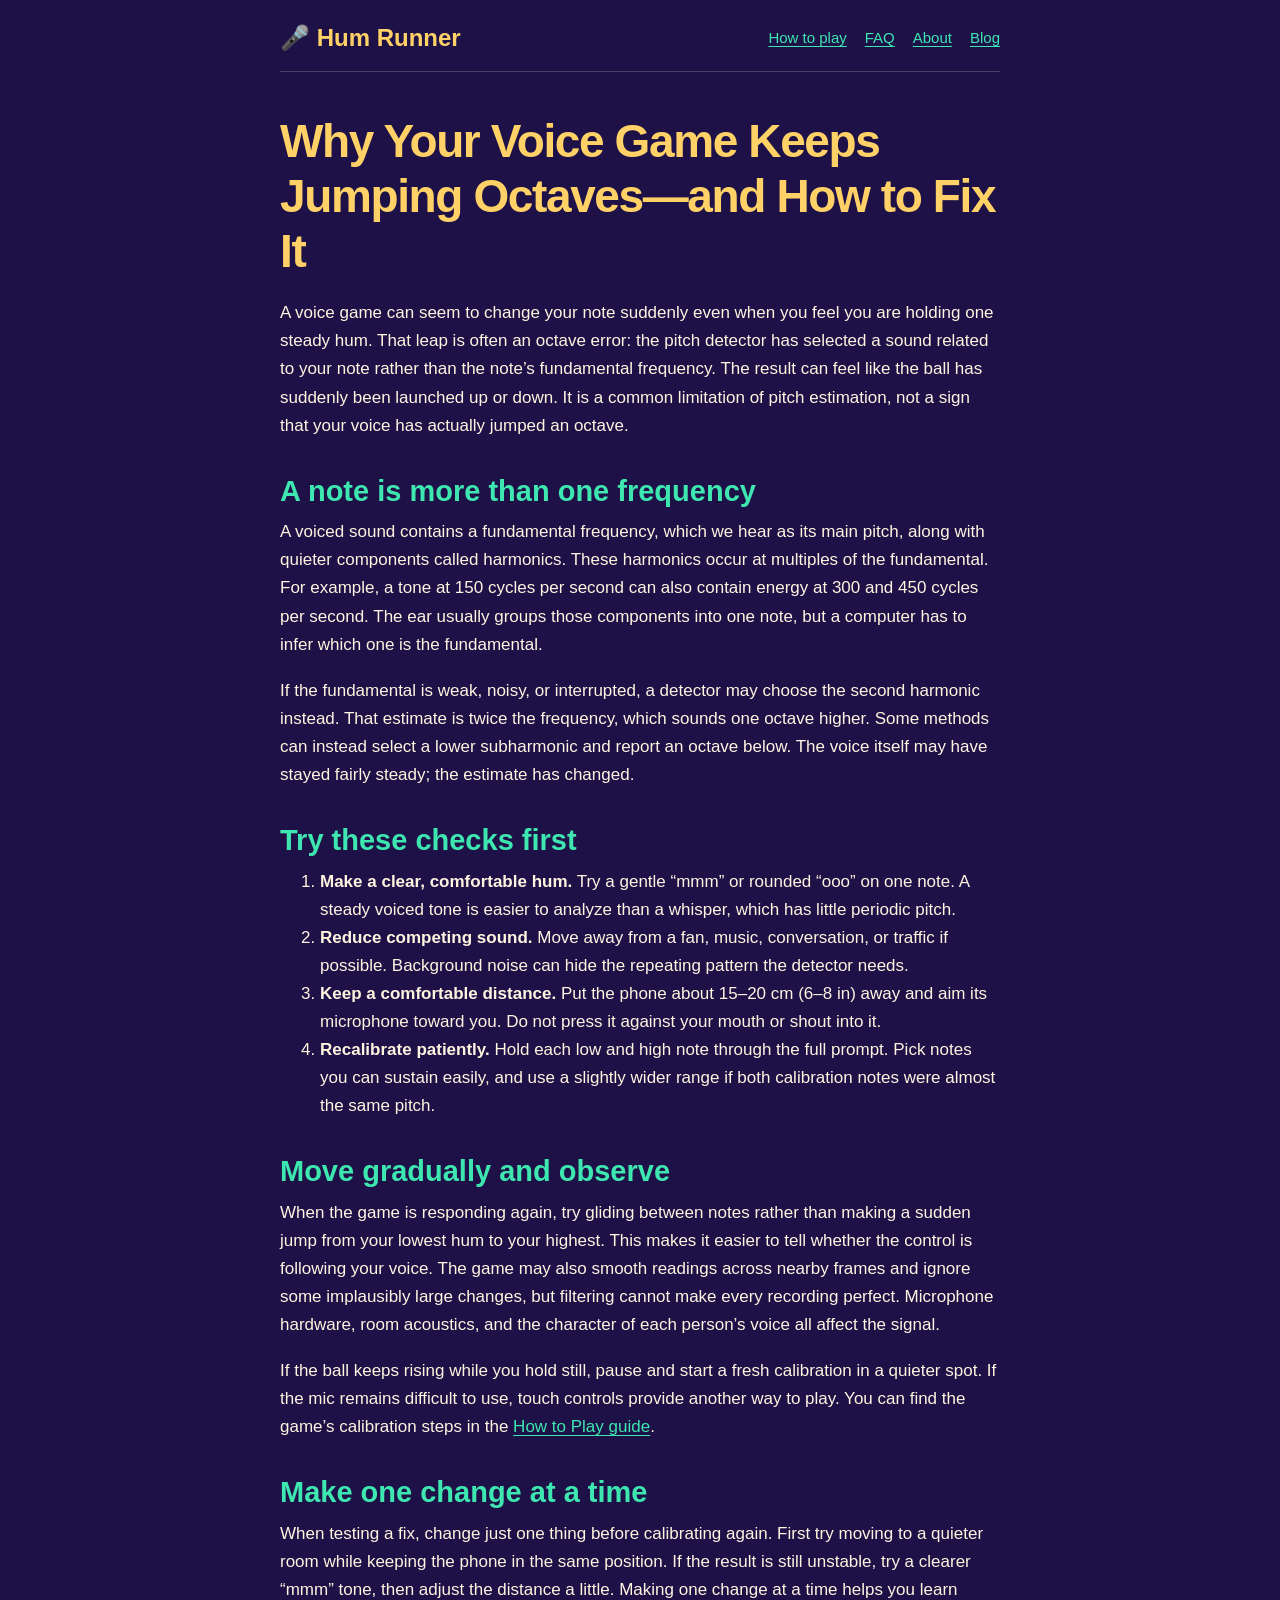
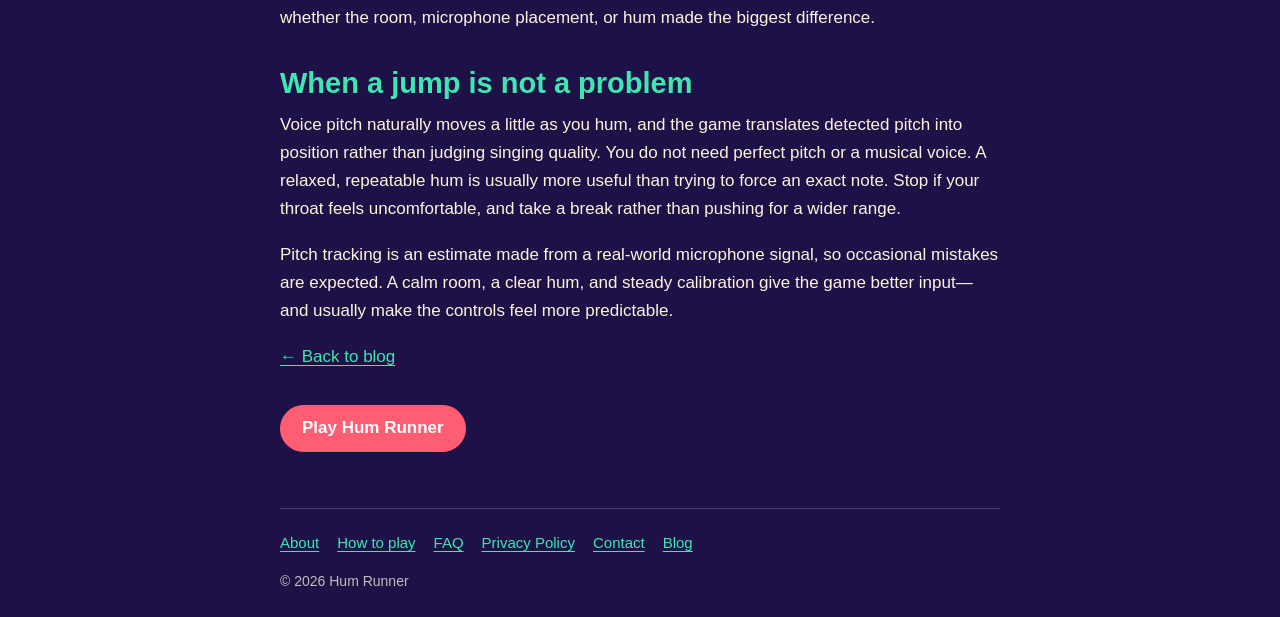
<file: blog/octave-errors.html>
<!DOCTYPE html>
<html lang="en">
<head>
  <meta charset="utf-8">
  <meta name="viewport" content="width=device-width, initial-scale=1, viewport-fit=cover">
  <title>Why Your Voice Game Jumps Octaves | Hum Runner</title>
  <meta name="description" content="Learn why voice pitch trackers can jump by an octave and try practical steps for clearer, steadier control in Hum Runner.">
  <link rel="icon" href="data:image/svg+xml,%3Csvg xmlns='http://www.w3.org/2000/svg' viewBox='0 0 100 100'%3E%3Ctext y='.9em' font-size='90'%3E%F0%9F%8E%A4%3C/text%3E%3C/svg%3E">
  <link rel="stylesheet" href="../style.css">
</head>
<body>
  <header class="site-header">
    <div class="header-row">
      <a class="logo" href="/" aria-label="Hum Runner home">🎤 Hum Runner</a>
      <nav class="primary-nav" aria-label="Main navigation">
        <a href="../how-to-play.html">How to play</a>
        <a href="../faq.html">FAQ</a>
        <a href="../about.html">About</a>
        <a href="index.html" aria-current="page">Blog</a>
      </nav>
    </div>
  </header>

  <main>
    <article>
      <h1>Why Your Voice Game Keeps Jumping Octaves—and How to Fix It</h1>
      <p>A voice game can seem to change your note suddenly even when you feel you are holding one steady hum. That leap is often an octave error: the pitch detector has selected a sound related to your note rather than the note’s fundamental frequency. The result can feel like the ball has suddenly been launched up or down. It is a common limitation of pitch estimation, not a sign that your voice has actually jumped an octave.</p>

      <h2>A note is more than one frequency</h2>
      <p>A voiced sound contains a fundamental frequency, which we hear as its main pitch, along with quieter components called harmonics. These harmonics occur at multiples of the fundamental. For example, a tone at 150 cycles per second can also contain energy at 300 and 450 cycles per second. The ear usually groups those components into one note, but a computer has to infer which one is the fundamental.</p>
      <p>If the fundamental is weak, noisy, or interrupted, a detector may choose the second harmonic instead. That estimate is twice the frequency, which sounds one octave higher. Some methods can instead select a lower subharmonic and report an octave below. The voice itself may have stayed fairly steady; the estimate has changed.</p>

      <h2>Try these checks first</h2>
      <ol>
        <li><strong>Make a clear, comfortable hum.</strong> Try a gentle “mmm” or rounded “ooo” on one note. A steady voiced tone is easier to analyze than a whisper, which has little periodic pitch.</li>
        <li><strong>Reduce competing sound.</strong> Move away from a fan, music, conversation, or traffic if possible. Background noise can hide the repeating pattern the detector needs.</li>
        <li><strong>Keep a comfortable distance.</strong> Put the phone about 15–20 cm (6–8 in) away and aim its microphone toward you. Do not press it against your mouth or shout into it.</li>
        <li><strong>Recalibrate patiently.</strong> Hold each low and high note through the full prompt. Pick notes you can sustain easily, and use a slightly wider range if both calibration notes were almost the same pitch.</li>
      </ol>

      <h2>Move gradually and observe</h2>
      <p>When the game is responding again, try gliding between notes rather than making a sudden jump from your lowest hum to your highest. This makes it easier to tell whether the control is following your voice. The game may also smooth readings across nearby frames and ignore some implausibly large changes, but filtering cannot make every recording perfect. Microphone hardware, room acoustics, and the character of each person’s voice all affect the signal.</p>
      <p>If the ball keeps rising while you hold still, pause and start a fresh calibration in a quieter spot. If the mic remains difficult to use, touch controls provide another way to play. You can find the game’s calibration steps in the <a href="../how-to-play.html">How to Play guide</a>.</p>

      <h2>Make one change at a time</h2>
      <p>When testing a fix, change just one thing before calibrating again. First try moving to a quieter room while keeping the phone in the same position. If the result is still unstable, try a clearer “mmm” tone, then adjust the distance a little. Making one change at a time helps you learn whether the room, microphone placement, or hum made the biggest difference.</p>

      <h2>When a jump is not a problem</h2>
      <p>Voice pitch naturally moves a little as you hum, and the game translates detected pitch into position rather than judging singing quality. You do not need perfect pitch or a musical voice. A relaxed, repeatable hum is usually more useful than trying to force an exact note. Stop if your throat feels uncomfortable, and take a break rather than pushing for a wider range.</p>
      <p>Pitch tracking is an estimate made from a real-world microphone signal, so occasional mistakes are expected. A calm room, a clear hum, and steady calibration give the game better input—and usually make the controls feel more predictable.</p>
    </article>

    <p><a href="index.html">← Back to blog</a></p>
    <a class="button" href="/">Play Hum Runner</a>
  </main>

  <footer class="site-footer">
    <nav class="footer-nav" aria-label="Footer navigation">
      <a href="../about.html">About</a>
      <a href="../how-to-play.html">How to play</a>
      <a href="../faq.html">FAQ</a>
      <a href="../privacy.html">Privacy Policy</a>
      <a href="../contact.html">Contact</a>
      <a href="index.html">Blog</a>
    </nav>
    <p>© 2026 Hum Runner</p>
  </footer>
  <!-- Cloudflare Web Analytics --><script type='module' src='https://static.cloudflareinsights.com/beacon.min.js' data-cf-beacon='{"token": "f34d01980d0a4d54a13545ab7c6b1253"}'></script><!-- End Cloudflare Web Analytics -->
</body>
</html>
</file>
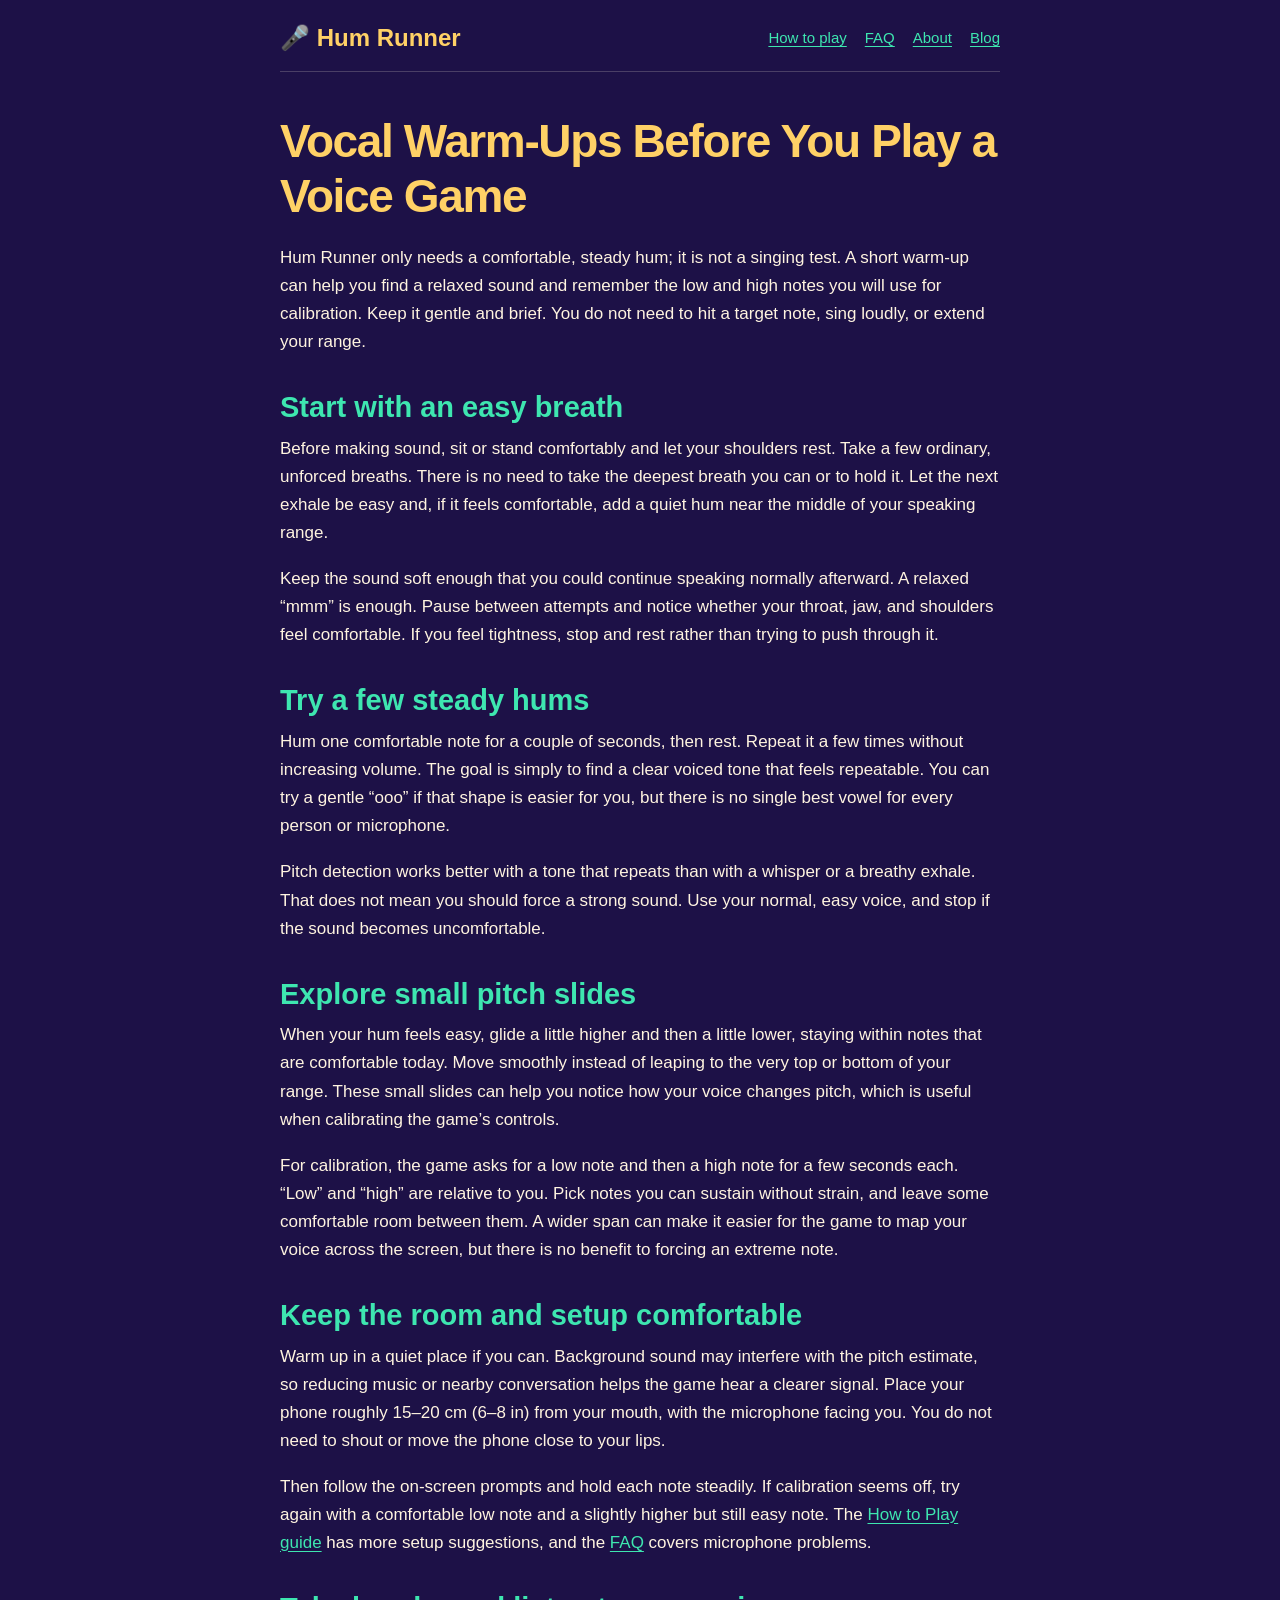
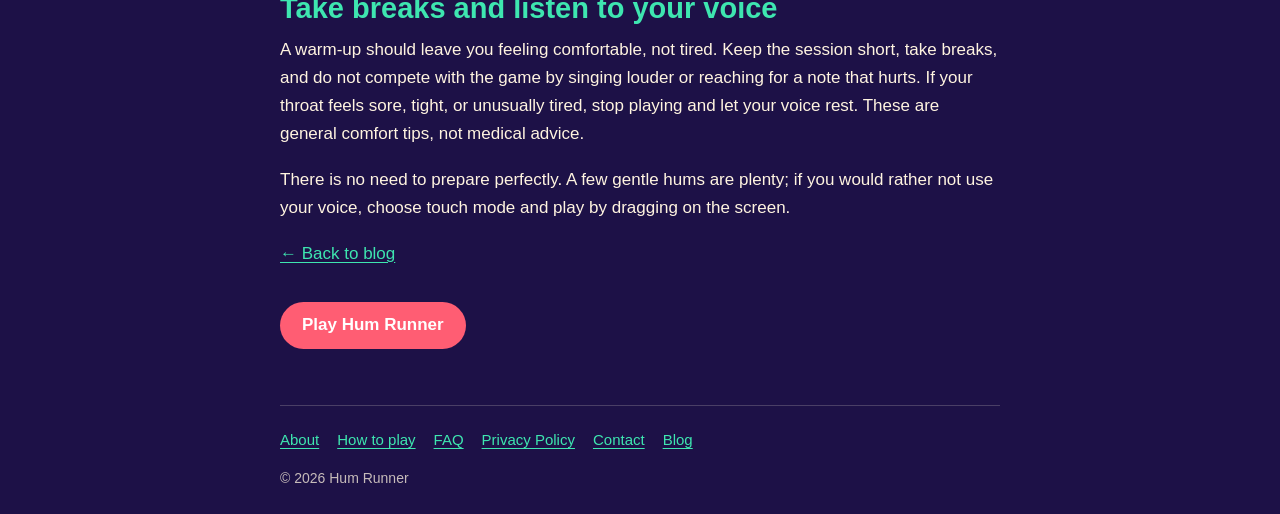
<file: blog/vocal-warmups.html>
<!DOCTYPE html>
<html lang="en">
<head>
  <meta charset="utf-8">
  <meta name="viewport" content="width=device-width, initial-scale=1, viewport-fit=cover">
  <title>Gentle Vocal Warm-Ups Before Play | Hum Runner</title>
  <meta name="description" content="Try a few gentle hums, easy pitch slides, and relaxed breaths before playing a voice-controlled game. Never strain your voice.">
  <link rel="icon" href="data:image/svg+xml,%3Csvg xmlns='http://www.w3.org/2000/svg' viewBox='0 0 100 100'%3E%3Ctext y='.9em' font-size='90'%3E%F0%9F%8E%A4%3C/text%3E%3C/svg%3E">
  <link rel="stylesheet" href="../style.css">
</head>
<body>
  <header class="site-header">
    <div class="header-row">
      <a class="logo" href="/" aria-label="Hum Runner home">🎤 Hum Runner</a>
      <nav class="primary-nav" aria-label="Main navigation">
        <a href="../how-to-play.html">How to play</a>
        <a href="../faq.html">FAQ</a>
        <a href="../about.html">About</a>
        <a href="index.html" aria-current="page">Blog</a>
      </nav>
    </div>
  </header>

  <main>
    <article>
      <h1>Vocal Warm-Ups Before You Play a Voice Game</h1>
      <p>Hum Runner only needs a comfortable, steady hum; it is not a singing test. A short warm-up can help you find a relaxed sound and remember the low and high notes you will use for calibration. Keep it gentle and brief. You do not need to hit a target note, sing loudly, or extend your range.</p>

      <h2>Start with an easy breath</h2>
      <p>Before making sound, sit or stand comfortably and let your shoulders rest. Take a few ordinary, unforced breaths. There is no need to take the deepest breath you can or to hold it. Let the next exhale be easy and, if it feels comfortable, add a quiet hum near the middle of your speaking range.</p>
      <p>Keep the sound soft enough that you could continue speaking normally afterward. A relaxed “mmm” is enough. Pause between attempts and notice whether your throat, jaw, and shoulders feel comfortable. If you feel tightness, stop and rest rather than trying to push through it.</p>

      <h2>Try a few steady hums</h2>
      <p>Hum one comfortable note for a couple of seconds, then rest. Repeat it a few times without increasing volume. The goal is simply to find a clear voiced tone that feels repeatable. You can try a gentle “ooo” if that shape is easier for you, but there is no single best vowel for every person or microphone.</p>
      <p>Pitch detection works better with a tone that repeats than with a whisper or a breathy exhale. That does not mean you should force a strong sound. Use your normal, easy voice, and stop if the sound becomes uncomfortable.</p>

      <h2>Explore small pitch slides</h2>
      <p>When your hum feels easy, glide a little higher and then a little lower, staying within notes that are comfortable today. Move smoothly instead of leaping to the very top or bottom of your range. These small slides can help you notice how your voice changes pitch, which is useful when calibrating the game’s controls.</p>
      <p>For calibration, the game asks for a low note and then a high note for a few seconds each. “Low” and “high” are relative to you. Pick notes you can sustain without strain, and leave some comfortable room between them. A wider span can make it easier for the game to map your voice across the screen, but there is no benefit to forcing an extreme note.</p>

      <h2>Keep the room and setup comfortable</h2>
      <p>Warm up in a quiet place if you can. Background sound may interfere with the pitch estimate, so reducing music or nearby conversation helps the game hear a clearer signal. Place your phone roughly 15–20 cm (6–8 in) from your mouth, with the microphone facing you. You do not need to shout or move the phone close to your lips.</p>
      <p>Then follow the on-screen prompts and hold each note steadily. If calibration seems off, try again with a comfortable low note and a slightly higher but still easy note. The <a href="../how-to-play.html">How to Play guide</a> has more setup suggestions, and the <a href="../faq.html">FAQ</a> covers microphone problems.</p>

      <h2>Take breaks and listen to your voice</h2>
      <p>A warm-up should leave you feeling comfortable, not tired. Keep the session short, take breaks, and do not compete with the game by singing louder or reaching for a note that hurts. If your throat feels sore, tight, or unusually tired, stop playing and let your voice rest. These are general comfort tips, not medical advice.</p>
      <p>There is no need to prepare perfectly. A few gentle hums are plenty; if you would rather not use your voice, choose touch mode and play by dragging on the screen.</p>
    </article>

    <p><a href="index.html">← Back to blog</a></p>
    <a class="button" href="/">Play Hum Runner</a>
  </main>

  <footer class="site-footer">
    <nav class="footer-nav" aria-label="Footer navigation">
      <a href="../about.html">About</a>
      <a href="../how-to-play.html">How to play</a>
      <a href="../faq.html">FAQ</a>
      <a href="../privacy.html">Privacy Policy</a>
      <a href="../contact.html">Contact</a>
      <a href="index.html">Blog</a>
    </nav>
    <p>© 2026 Hum Runner</p>
  </footer>
  <!-- Cloudflare Web Analytics --><script type='module' src='https://static.cloudflareinsights.com/beacon.min.js' data-cf-beacon='{"token": "f34d01980d0a4d54a13545ab7c6b1253"}'></script><!-- End Cloudflare Web Analytics -->
</body>
</html>
</file>
<file: style.css>
* {
  box-sizing: border-box;
}

:root {
  color-scheme: dark;
  --bg: #1d1147;
  --text: #fff4e0;
  --yellow: #ffd166;
  --mint: #3ee6b0;
  --red: #ff5d73;
  --panel: #2b1b59;
}

html {
  min-width: 320px;
  background: var(--bg);
  scroll-behavior: smooth;
}

body {
  min-height: 100vh;
  margin: 0;
  color: var(--text);
  background: var(--bg);
  font-family: "Trebuchet MS", sans-serif;
  font-size: 17px;
  line-height: 1.65;
  overflow-wrap: anywhere;
}

a {
  color: var(--mint);
  text-underline-offset: 0.18em;
}

a:hover {
  color: var(--yellow);
}

a:focus-visible,
.button:focus-visible {
  outline: 3px solid var(--yellow);
  outline-offset: 4px;
  border-radius: 4px;
}

.site-header,
main,
.site-footer {
  width: min(100% - 36px, 720px);
  margin-inline: auto;
}

.site-header {
  padding: 24px 0 18px;
  border-bottom: 1px solid rgb(255 244 224 / 20%);
}

.header-row {
  display: flex;
  flex-wrap: wrap;
  align-items: center;
  justify-content: space-between;
  gap: 12px 24px;
}

.logo {
  color: var(--yellow);
  font-size: 24px;
  font-weight: 800;
  line-height: 1.2;
  text-decoration: none;
}

.primary-nav,
.footer-nav {
  display: flex;
  flex-wrap: wrap;
  gap: 6px 18px;
}

.primary-nav a,
.footer-nav a {
  font-size: 15px;
}

main {
  min-height: 55vh;
  padding-block: 42px 56px;
}

h1,
h2,
h3 {
  line-height: 1.2;
}

h1 {
  margin: 0 0 20px;
  color: var(--yellow);
  font-size: clamp(34px, 8vw, 46px);
  letter-spacing: -0.03em;
}

h2 {
  margin: 34px 0 10px;
  color: var(--mint);
  font-size: clamp(23px, 5vw, 29px);
}

h3 {
  color: var(--yellow);
}

p,
ul,
ol {
  margin-block: 0 18px;
}

.button {
  display: inline-block;
  margin-top: 16px;
  padding: 12px 22px;
  border: 0;
  border-radius: 999px;
  color: #fff;
  background: var(--red);
  font: inherit;
  font-weight: 700;
  line-height: 1.35;
  text-align: center;
  text-decoration: none;
}

.button:hover {
  color: #fff;
  filter: brightness(1.08);
}

.site-footer {
  padding: 22px 0 max(24px, env(safe-area-inset-bottom));
  border-top: 1px solid rgb(255 244 224 / 20%);
}

.site-footer p {
  margin: 14px 0 0;
  color: rgb(255 244 224 / 75%);
  font-size: 14px;
}

@media (max-width: 480px) {
  .site-header,
  main,
  .site-footer {
    width: min(100% - 28px, 720px);
  }

  .site-header {
    padding-top: 18px;
  }

  .header-row {
    align-items: flex-start;
  }

  .primary-nav {
    gap: 4px 14px;
  }

  main {
    padding-block: 32px 42px;
  }
}
</file>
